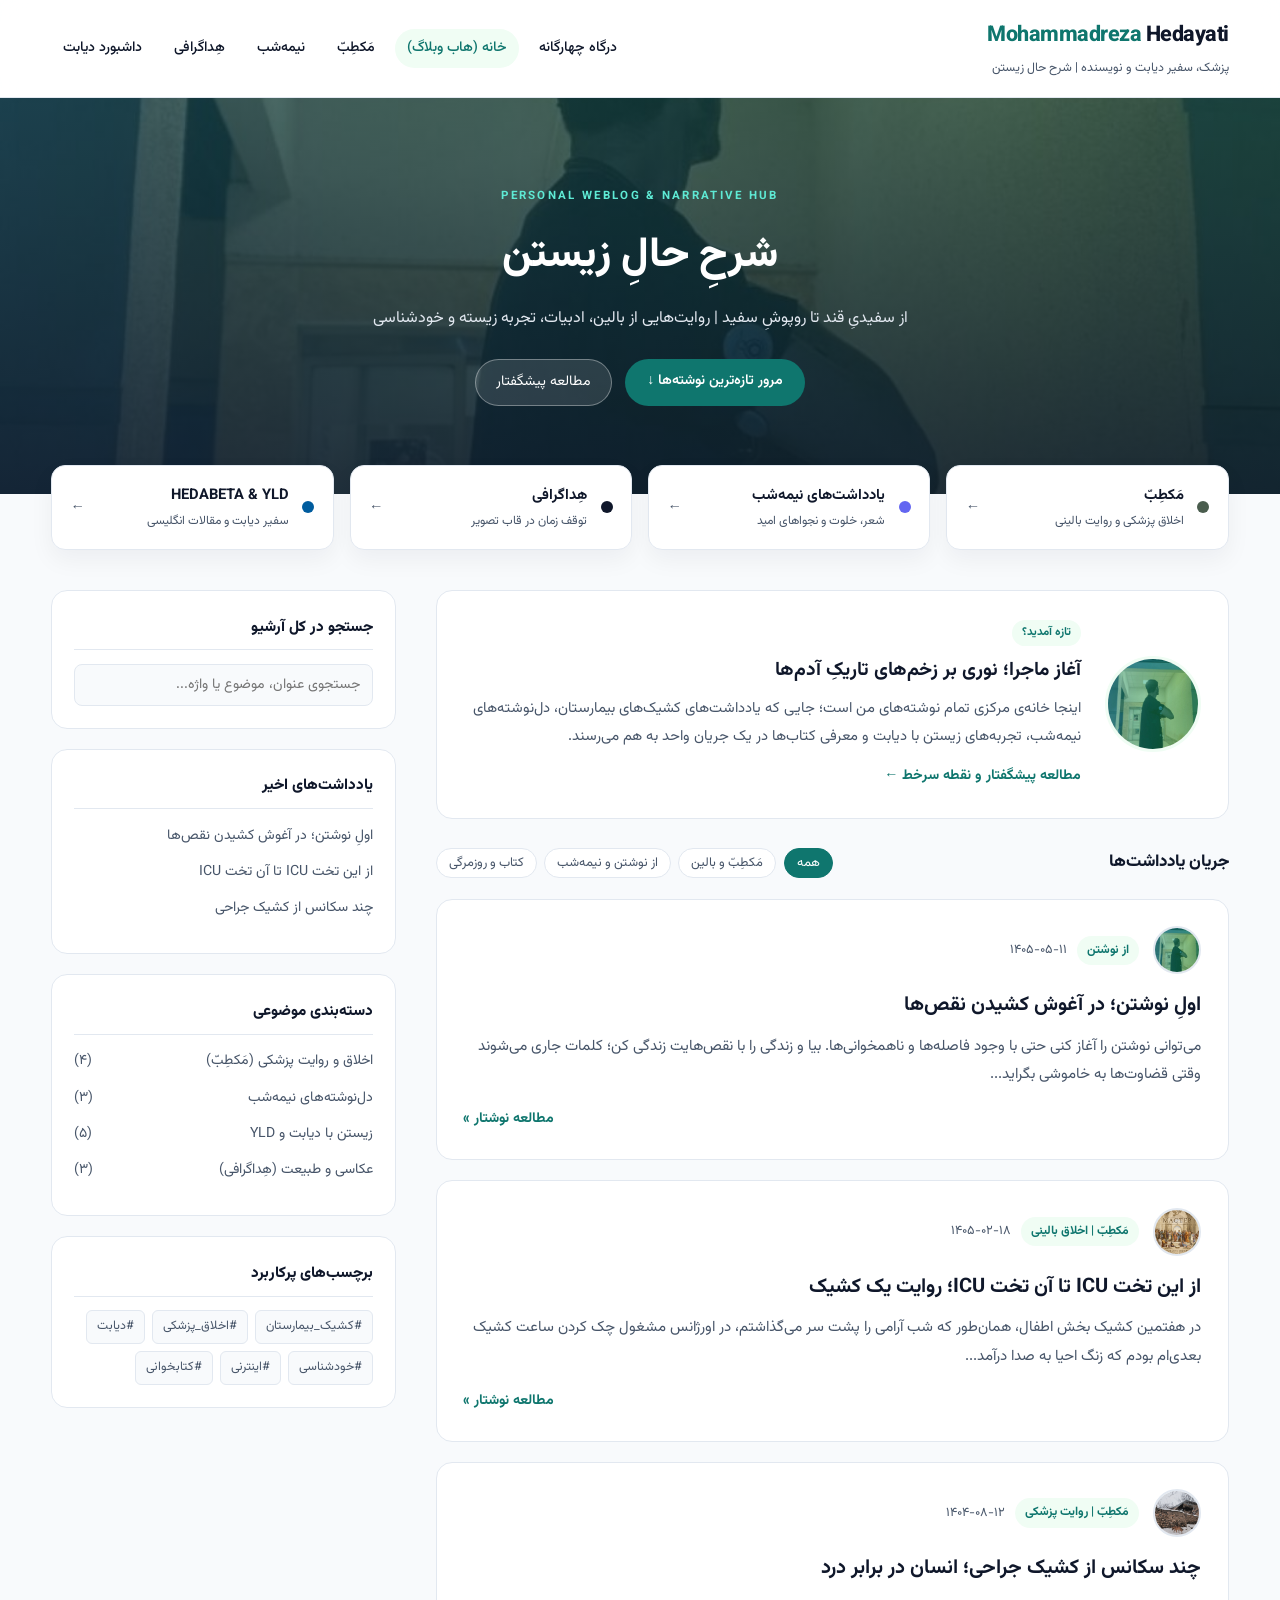
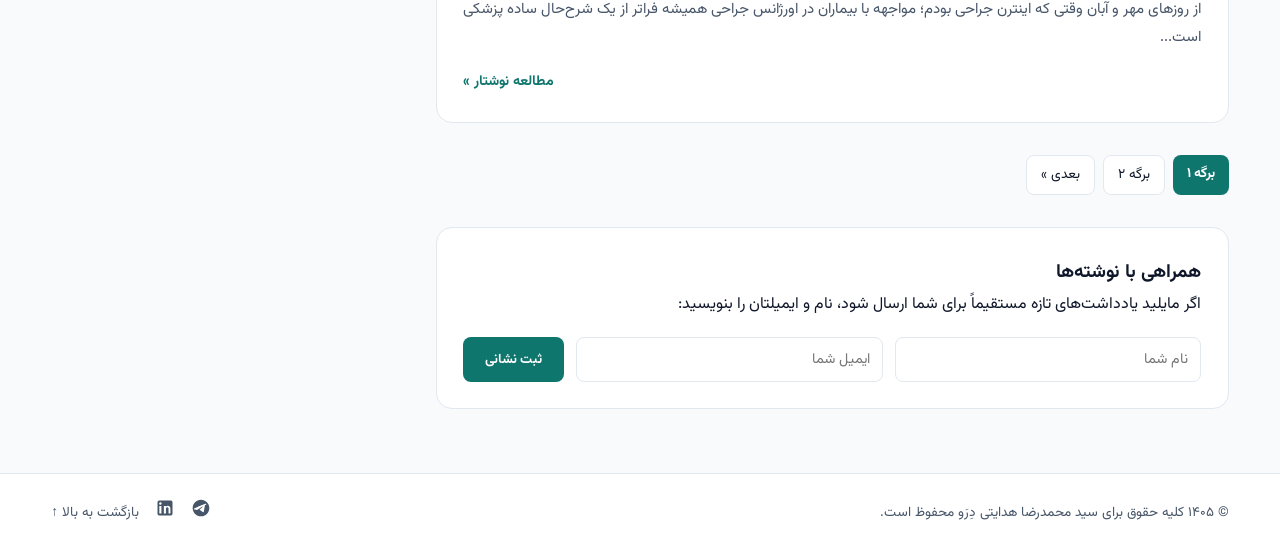
<file: index.html>
<!DOCTYPE html>
<html dir="rtl" lang="fa-IR">
<head>
  <meta charset="UTF-8">
  <meta name="viewport" content="width=device-width, initial-scale=1.0">
  <title>سید محمدرضا هدایتی دِرَو – وبلاگ شخصی و هاب نوشته‌ها</title>
  <link rel="stylesheet" href="index.css">
</head>
<body>

  <a href="#posts-section" class="skip-link">پرش به محتوای اصلی</a>

  <!-- هدر شیشه‌ای مینیمال -->
  <header class="site-header">
    <div class="container header-container">
      <div class="brand">
        <a href="index.html" class="brand-title">Mohammadreza <span>Hedayati</span></a>
        <span class="brand-subtitle">پزشک، سفیر دیابت و نویسنده | شرح حال زیستن</span>
      </div>
      <nav class="site-nav" aria-label="منوی اصلی">
        <a href="intro.html" class="nav-link">درگاه چهارگانه</a>
        <a href="index.html" class="nav-link active" aria-current="page">خانه (هاب وبلاگ)</a>
        <a href="macteb.html" class="nav-link">مَکطِبّ</a>
        <a href="midnight.html" class="nav-link">نیمه‌شب</a>
        <a href="hedagraphy.html" class="nav-link">هِداگرافی</a>
        <a href="hedabeta.html" class="nav-link">داشبورد دیابت</a>
      </nav>
    </div>
  </header>

  <!-- بنر ورودی مینیمال و مدرن -->
  <section class="blog-hero">
    <div class="hero-overlay"></div>
    <div class="hero-content">
      <span class="hero-kicker">PERSONAL WEBLOG &amp; NARRATIVE HUB</span>
      <h1>شرحِ حالِ زیستن</h1>
      <p>از سفیدیِ قند تا روپوشِ سفید | روایت‌هایی از بالین، ادبیات، تجربه زیسته و خودشناسی</p>
      <div class="hero-actions">
        <a href="#posts-section" class="hero-scroll-btn">مرور تازه‌ترین نوشته‌ها ↓</a>
        <a href="post.html?id=1" class="hero-secondary-btn">مطالعه پیشگفتار</a>
      </div>
    </div>
  </section>

  <!-- نوار هاب چهارگانه (اتصال سریع به ۴ جهان محتوایی بدون خروج از حس وبلاگ) -->
  <section class="container hub-strip" aria-label="جهان‌های چهارگانه سایت">
    <a href="macteb.html" class="hub-card">
      <span class="hub-dot dot-olive"></span>
      <div>
        <strong>مَکطِبّ</strong>
        <p>اخلاق پزشکی و روایت بالینی</p>
      </div>
      <span class="hub-arrow">←</span>
    </a>

    <a href="midnight.html" class="hub-card">
      <span class="hub-dot dot-indigo"></span>
      <div>
        <strong>یادداشت‌های نیمه‌شب</strong>
        <p>شعر، خلوت و نجواهای امید</p>
      </div>
      <span class="hub-arrow">←</span>
    </a>

    <a href="hedagraphy.html" class="hub-card">
      <span class="hub-dot dot-dark"></span>
      <div>
        <strong>هِداگرافی</strong>
        <p>توقف زمان در قاب تصویر</p>
      </div>
      <span class="hub-arrow">←</span>
    </a>

    <a href="Hedabeta.html" class="hub-card">
      <span class="hub-dot dot-blue"></span>
      <div>
        <strong>HEDABETA &amp; YLD</strong>
        <p>سفیر دیابت و مقالات انگلیسی</p>
      </div>
      <span class="hub-arrow">←</span>
    </a>
  </section>

  <!-- چیدمان اصلی دوسطونی وبلاگ -->
  <div class="container main-layout" id="posts-section">

    <!-- ستون مطالب اصلی -->
    <main class="content-area">

      <!-- کارت خوش‌آمدگویی و پیشگفتار -->
      <section class="intro-card" id="home">
        <img src="img/Hedabeta1.jpg" alt="سید محمدرضا هدایتی دِرَو" class="profile-img" onerror="this.src='img/Hedabeta.jpg'">
        <div class="intro-text">
          <div class="intro-badge-row">
            <span class="welcome-pill">تازه آمدید؟</span>
          </div>
          <h2>آغاز ماجرا؛ نوری بر زخم‌های تاریکِ آدم‌ها</h2>
          <p>
            اینجا خانه‌ی مرکزی تمام نوشته‌های من است؛ جایی که یادداشت‌های کشیک‌های بیمارستان، دل‌نوشته‌های نیمه‌شب، تجربه‌های زیستن با دیابت و معرفی کتاب‌ها در یک جریان واحد به هم می‌رسند.
          </p>
          <a href="post.html?id=1" class="highlight-link">مطالعه پیشگفتار و نقطه سرخط ←</a>
        </div>
      </section>

      <!-- نوار فیلتر دسته‌بندی‌های وبلاگ -->
      <div class="feed-toolbar">
        <span class="feed-label">جریان یادداشت‌ها</span>
        <div class="feed-filters">
          <button class="filter-chip active" onclick="filterHomeFeed('all', this)">همه</button>
          <button class="filter-chip" onclick="filterHomeFeed('مَکطِبّ', this)">مَکطِبّ و بالین</button>
          <button class="filter-chip" onclick="filterHomeFeed('از نوشتن', this)">از نوشتن و نیمه‌شب</button>
          <button class="filter-chip" onclick="filterHomeFeed('کتاب', this)">کتاب و روزمرگی</button>
        </div>
      </div>

      <!-- جریان یادداشت‌ها (توسط js/index.js پر می‌شود) -->
      <section class="posts-feed" aria-label="فهرست یادداشت‌ها">
        <!-- محتوای پویا از index.js -->
      </section>

      <!-- صفحه‌بندی مینیمال -->
      <nav class="pagination" aria-label="صفحه‌بندی یادداشت‌ها">
        <span class="page-current" aria-current="page">برگه ۱</span>
        <a href="#posts-section" class="page-link">برگه ۲</a>
        <a href="#posts-section" class="page-link">بعدی »</a>
      </nav>

      <!-- بخش اشتراک خبرنامه -->
      <section class="newsletter-card" id="contact">
        <h3>همراهی با نوشته‌ها</h3>
        <p>اگر مایلید یادداشت‌های تازه مستقیماً برای شما ارسال شود، نام و ایمیلتان را بنویسید:</p>
        <form class="newsletter-form" onsubmit="event.preventDefault(); alert('با تشکر، نشانی شما با موفقیت ثبت شد!');">
          <input class="input-field" type="text" placeholder="نام شما" aria-label="نام شما" required>
          <input class="input-field" type="email" placeholder="ایمیل شما" aria-label="ایمیل شما" required>
          <button class="btn-submit" type="submit">ثبت نشانی</button>
        </form>
      </section>

    </main>

    <!-- ستون کناری (Sidebar) -->
    <aside class="sidebar" aria-label="ستون کناری">

      <div class="widget search-widget">
        <label for="search-input" class="widget-title">جستجو در کل آرشیو</label>
        <input type="search" id="search-input" placeholder="جستجوی عنوان، موضوع یا واژه..." class="search-input">
      </div>

      <div class="widget">
        <h4 class="widget-title">یادداشت‌های اخیر</h4>
        <ul class="widget-list">
          <li><a href="post.html?id=1">اولِ نوشتن؛ در آغوش کشیدن نقص‌ها</a></li>
          <li><a href="post.html?id=2">از این تخت ICU تا آن تخت ICU</a></li>
          <li><a href="post.html?id=3">چند سکانس از کشیک جراحی</a></li>
        </ul>
      </div>

      <div class="widget">
        <h4 class="widget-title">دسته‌بندی موضوعی</h4>
        <ul class="widget-list">
          <li><a href="macteb.html">اخلاق و روایت پزشکی (مَکطِبّ) <span>(۴)</span></a></li>
          <li><a href="midnight.html">دل‌نوشته‌های نیمه‌شب <span>(۳)</span></a></li>
          <li><a href="Hedabeta.html">زیستن با دیابت و YLD <span>(۵)</span></a></li>
          <li><a href="hedagraphy.html">عکاسی و طبیعت (هِداگرافی) <span>(۳)</span></a></li>
        </ul>
      </div>

      <div class="widget">
        <h4 class="widget-title">برچسب‌های پرکاربرد</h4>
        <div class="tags-cloud">
          <a href="#posts-section" class="tag-item">#کشیک_بیمارستان</a>
          <a href="#posts-section" class="tag-item">#اخلاق_پزشکی</a>
          <a href="#posts-section" class="tag-item">#دیابت</a>
          <a href="#posts-section" class="tag-item">#خودشناسی</a>
          <a href="#posts-section" class="tag-item">#اینترنی</a>
          <a href="#posts-section" class="tag-item">#کتابخوانی</a>
        </div>
      </div>

    </aside>

  </div>

  <!-- فوتر با آیکون‌های SVG -->
  <footer class="site-footer">
    <div class="container footer-content">
      <p>© ۱۴۰۵ کلیه حقوق برای سید محمدرضا هدایتی دِرَو محفوظ است.</p>
      <div class="footer-socials">
        <a href="https://t.me/Macteb" target="_blank" rel="noopener noreferrer" title="تلگرام">
          <svg width="20" height="20" viewBox="0 0 24 24" fill="currentColor"><path d="M12 2C6.48 2 2 6.48 2 12s4.48 10 10 10 10-4.48 10-10S17.52 2 12 2zm4.64 6.8c-.15 1.58-.8 5.42-1.13 7.19-.14.75-.42 1-.68 1.03-.58.05-1.02-.38-1.58-.75-.88-.58-1.38-.94-2.23-1.5-.99-.65-.35-1.01.22-1.59.15-.15 2.71-2.48 2.76-2.69.01-.03.01-.14-.07-.19-.08-.05-.19-.02-.27 0-.11.03-1.92 1.23-5.44 3.6-.51.35-.98.52-1.39.51-.46-.01-1.35-.26-2.01-.48-.81-.27-1.46-.42-1.4-.88.03-.24.37-.48 1.03-.74 4.04-1.76 6.74-2.92 8.09-3.48 3.85-1.6 4.64-1.88 5.17-1.89.11 0 .37.03.54.17.14.12.18.28.2.43.01.07.02.16.02.26z"/></svg>
        </a>
        <a href="https://www.linkedin.com/in/drsmrhd/" target="_blank" rel="noopener noreferrer" title="لینکدین">
          <svg width="20" height="20" viewBox="0 0 24 24" fill="currentColor"><path d="M19 3a2 2 0 0 1 2 2v14a2 2 0 0 1-2 2H5a2 2 0 0 1-2-2V5a2 2 0 0 1 2-2h14m-.5 15.5v-5.3a3.26 3.26 0 0 0-3.16-3.8c-1.1 0-1.8.5-2.2 1.1v-1h-2.5v9h2.5v-4.9c0-1.2.3-2.4 1.7-2.4 1.4 0 1.4 1.4 1.4 2.5v4.9h2.5M6.5 8.1c.8 0 1.5-.7 1.5-1.5S7.3 5 6.5 5 5 5.7 5 6.5 5.7 8.1 6.5 8.1m-1.3 10.4h2.5v-9H5.2v9z"/></svg>
        </a>
        <a href="#" class="back-to-top">بازگشت به بالا ↑</a>
      </div>
    </div>
  </footer>

  <script src="js/index.js"></script>
  <script>
    function filterHomeFeed(keyword, btn) {
      document.querySelectorAll('.filter-chip').forEach(c => c.classList.remove('active'));
      btn.classList.add('active');
      const searchInput = document.getElementById('search-input');
      if (searchInput) {
        searchInput.value = keyword === 'all' ? '' : keyword;
        searchInput.dispatchEvent(new Event('input'));
      }
    }
  </script>
</body>
</html>
</file>
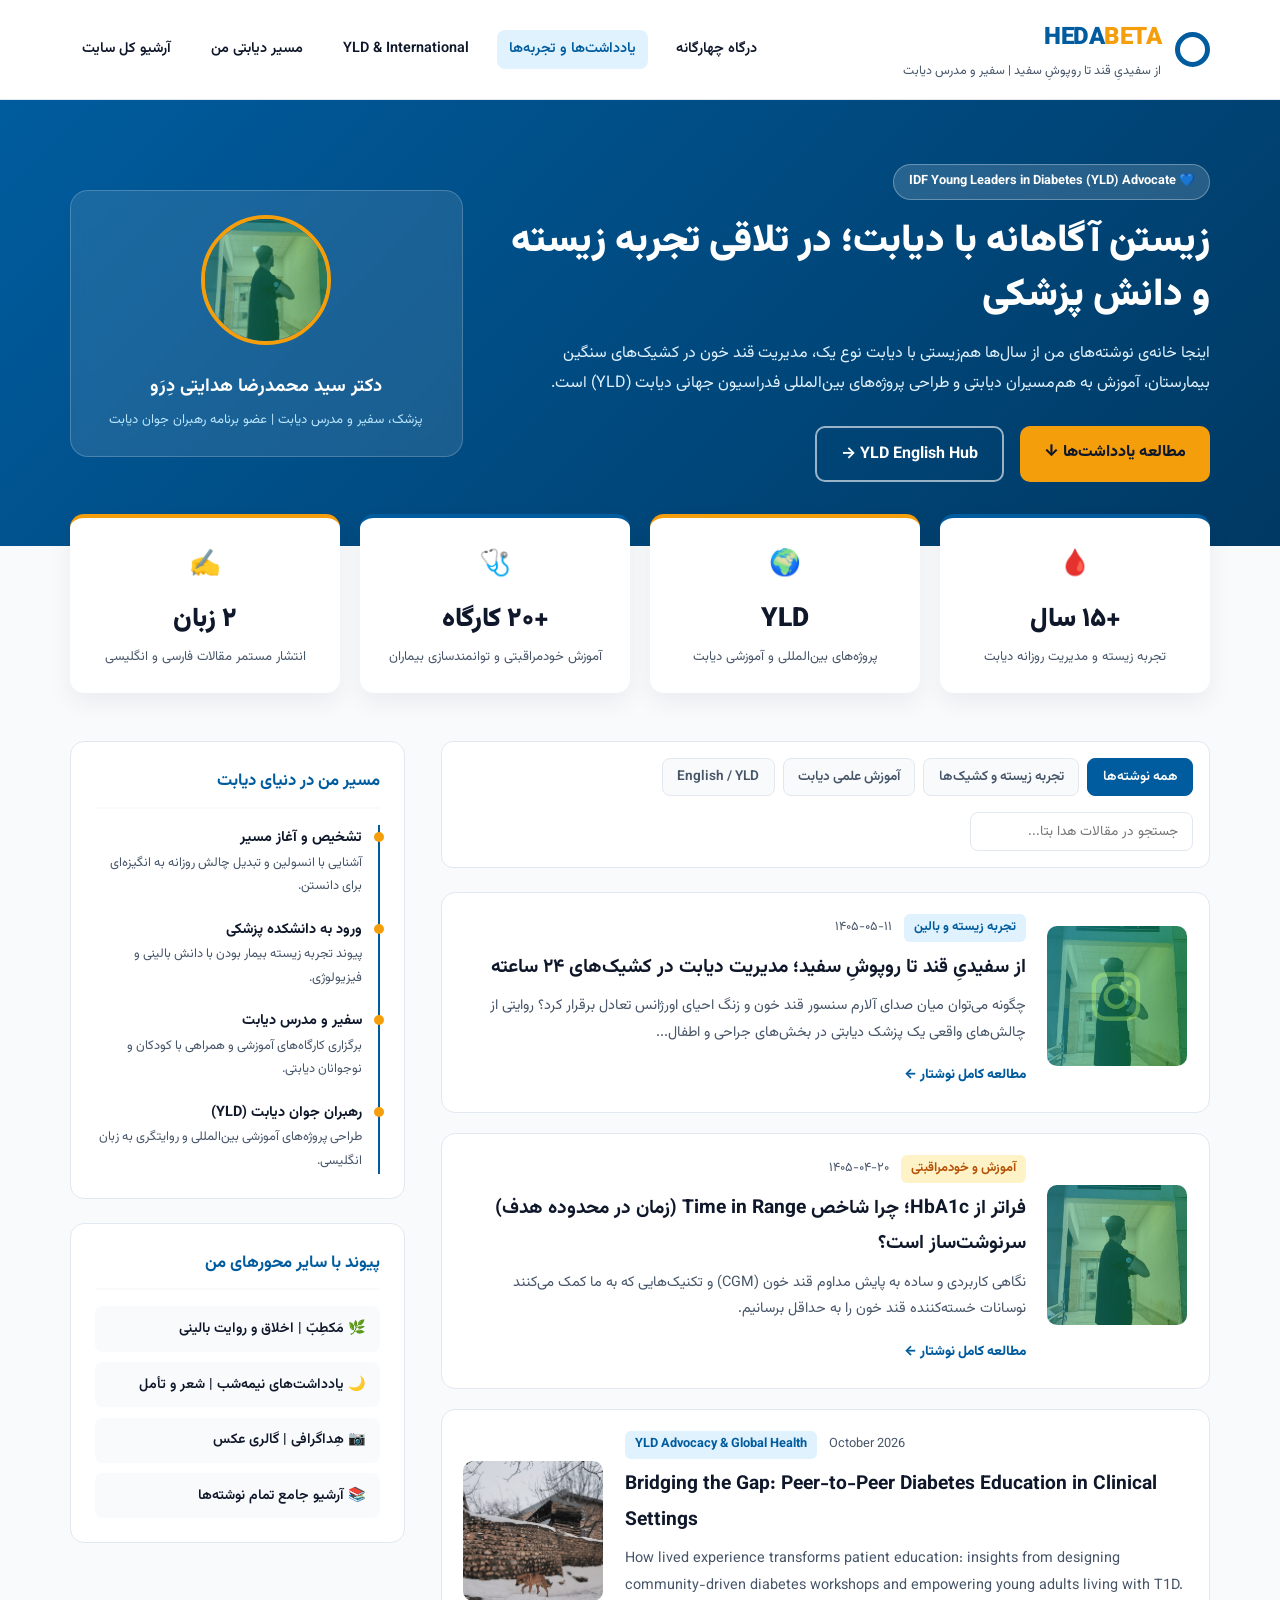
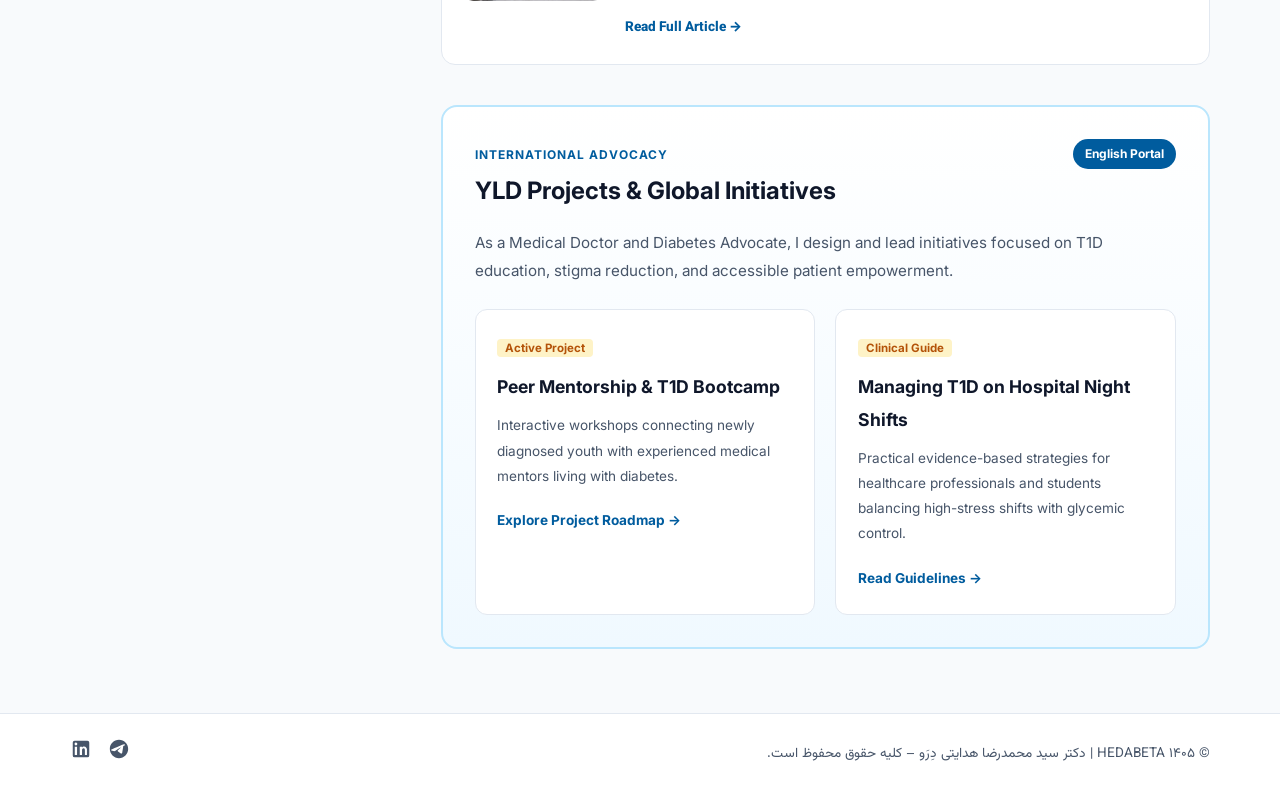
<file: hedabeta.html>
<!DOCTYPE html>
<html lang="fa-IR" dir="rtl">
<head>
  <meta charset="UTF-8">
  <meta name="viewport" content="width=device-width, initial-scale=1.0">
  <title>HEDABETA | سفیر دیابت، روایت بالینی و پروژه‌های YLD</title>
  <link href="https://fonts.googleapis.com/css2?family=Inter:wght@400;600;700&family=Vazirmatn:wght@300;400;500;700;800;900&display=swap" rel="stylesheet">
  <link rel="stylesheet" href="hedabeta.css">
</head>
<body>

  <!-- هدر اصلی هدا بتا -->
  <header class="hb-header">
    <div class="hb-container hb-header-inner">
      <div class="hb-brand">
        <span class="diabetes-circle" title="نماد جهانی آگاهی از دیابت"></span>
        <div>
          <a href="Hedabeta.html" class="hb-logo">HEDA<span>BETA</span></a>
          <p class="hb-tagline">از سفیدیِ قند تا روپوشِ سفید | سفیر و مدرس دیابت</p>
        </div>
      </div>

      <nav class="hb-nav" aria-label="منوی هدا بتا">
        <a href="intro.html" class="hb-nav-link">درگاه چهارگانه</a>
        <a href="#posts-stream" class="hb-nav-link active">یادداشت‌ها و تجربه‌ها</a>
        <a href="#yld-section" class="hb-nav-link">YLD &amp; International</a>
        <a href="#journey-timeline" class="hb-nav-link">مسیر دیابتی من</a>
        <a href="index.html" class="hb-nav-link">آرشیو کل سایت</a>
      </nav>
    </div>
  </header>

  <!-- بخش هرو و معرفی سفیر دیابت -->
  <section class="hb-hero">
    <div class="hb-container hb-hero-grid">
      <div class="hb-hero-content">
        <span class="hb-pill">💙 IDF Young Leaders in Diabetes (YLD) Advocate</span>
        <h1>زیستن آگاهانه با دیابت؛ در تلاقی تجربه زیسته و دانش پزشکی</h1>
        <p>
          اینجا خانه‌ی نوشته‌های من از سال‌ها هم‌زیستی با دیابت نوع یک، مدیریت قند خون در کشیک‌های سنگین بیمارستان، آموزش به هم‌مسیران دیابتی و طراحی پروژه‌های بین‌المللی فدراسیون جهانی دیابت (YLD) است.
        </p>
        <div class="hb-hero-actions">
          <a href="#posts-stream" class="btn-primary">مطالعه یادداشت‌ها ↓</a>
          <a href="#yld-section" class="btn-outline">YLD English Hub →</a>
        </div>
      </div>

      <div class="hb-hero-card">
        <img src="img/Hedabeta1.jpg" alt="سید محمدرضا هدایتی - سفیر دیابت" class="hb-avatar-large" onerror="this.src='img/Hedabeta.jpg'">
        <div class="hb-hero-card-info">
          <h3>دکتر سید محمدرضا هدایتی دِرَو</h3>
          <p>پزشک، سفیر و مدرس دیابت | عضو برنامه رهبران جوان دیابت</p>
        </div>
      </div>
    </div>
  </section>

  <!-- شمارنده‌های آماری داشبورد (Stats Counter) -->
  <section class="hb-container hb-stats-section" aria-label="آمار فعالیت‌ها">
    <div class="hb-stats-grid">
      <div class="hb-stat-box">
        <span class="stat-icon">🩸</span>
        <strong class="stat-val">+۱۵ سال</strong>
        <span class="stat-label">تجربه زیسته و مدیریت روزانه دیابت</span>
      </div>
      <div class="hb-stat-box amber-accent">
        <span class="stat-icon">🌍</span>
        <strong class="stat-val">YLD</strong>
        <span class="stat-label">پروژه‌های بین‌المللی و آموزشی دیابت</span>
      </div>
      <div class="hb-stat-box">
        <span class="stat-icon">🩺</span>
        <strong class="stat-val">+۲۰ کارگاه</strong>
        <span class="stat-label">آموزش خودمراقبتی و توانمندسازی بیماران</span>
      </div>
      <div class="hb-stat-box amber-accent">
        <span class="stat-icon">✍️</span>
        <strong class="stat-val">۲ زبان</strong>
        <span class="stat-label">انتشار مستمر مقالات فارسی و انگلیسی</span>
      </div>
    </div>
  </section>

  <!-- بخش اصلی: جریان پست‌ها + ستون کناری مسیر دیابت -->
  <main class="hb-container hb-main-layout" id="posts-stream">

    <!-- ستون راست: فیلتر و پست‌های وبلاگ -->
    <div class="hb-feed-col">
      
      <!-- نوار فیلتر و جستجو -->
      <div class="hb-filter-bar">
        <div class="hb-tabs" role="tablist">
          <button class="hb-tab active" onclick="filterHbPosts('all', this)">همه نوشته‌ها</button>
          <button class="hb-tab" onclick="filterHbPosts('lived', this)">تجربه زیسته و کشیک‌ها</button>
          <button class="hb-tab" onclick="filterHbPosts('edu', this)">آموزش علمی دیابت</button>
          <button class="hb-tab" onclick="filterHbPosts('en', this)">English / YLD</button>
        </div>
        <input type="search" id="hb-search" placeholder="جستجو در مقالات هدا بتا..." class="hb-search-input" oninput="searchHbPosts(this.value)">
      </div>

      <!-- لیست مقالات هدا بتا -->
      <div id="hb-posts-container" class="hb-posts-list">

        <!-- پست ۱: تجربه زیسته -->
        <article class="hb-post-card" data-cat="lived">
          <div class="hb-post-img-wrap">
            <img src="img/Hedabeta.jpg" alt="مدیریت قند خون در کشیک" class="hb-post-thumb">
          </div>
          <div class="hb-post-body">
            <div class="hb-post-meta">
              <span class="hb-badge badge-blue">تجربه زیسته و بالین</span>
              <time>۱۴۰۵-۰۵-۱۱</time>
            </div>
            <h2><a href="post.html?id=1">از سفیدیِ قند تا روپوشِ سفید؛ مدیریت دیابت در کشیک‌های ۲۴ ساعته</a></h2>
            <p>
              چگونه می‌توان میان صدای آلارم سنسور قند خون و زنگ احیای اورژانس تعادل برقرار کرد؟ روایتی از چالش‌های واقعی یک پزشک دیابتی در بخش‌های جراحی و اطفال...
            </p>
            <div class="hb-post-footer">
              <a href="post.html?id=1" class="hb-read-more">مطالعه کامل نوشتار ←</a>
            </div>
          </div>
        </article>

        <!-- پست ۲: آموزش دیابت -->
        <article class="hb-post-card" data-cat="edu">
          <div class="hb-post-img-wrap">
            <img src="img/Hedabeta1.jpg" alt="آموزش Time in Range" class="hb-post-thumb">
          </div>
          <div class="hb-post-body">
            <div class="hb-post-meta">
              <span class="hb-badge badge-amber">آموزش و خودمراقبتی</span>
              <time>۱۴۰۵-۰۴-۲۰</time>
            </div>
            <h2><a href="post.html?id=1">فراتر از HbA1c؛ چرا شاخص Time in Range (زمان در محدوده هدف) سرنوشت‌ساز است؟</a></h2>
            <p>
              نگاهی کاربردی و ساده به پایش مداوم قند خون (CGM) و تکنیک‌هایی که به ما کمک می‌کنند نوسانات خسته‌کننده قند خون را به حداقل برسانیم.
            </p>
            <div class="hb-post-footer">
              <a href="post.html?id=1" class="hb-read-more">مطالعه کامل نوشتار ←</a>
            </div>
          </div>
        </article>

        <!-- پست ۳: انگلیسی / YLD -->
        <article class="hb-post-card ltr-card" data-cat="en" dir="ltr">
          <div class="hb-post-img-wrap">
            <img src="img/lifehx.jpg" alt="YLD Project" class="hb-post-thumb">
          </div>
          <div class="hb-post-body">
            <div class="hb-post-meta">
              <span class="hb-badge badge-blue">YLD Advocacy &amp; Global Health</span>
              <time>October 2026</time>
            </div>
            <h2><a href="post.html?id=1">Bridging the Gap: Peer-to-Peer Diabetes Education in Clinical Settings</a></h2>
            <p>
              How lived experience transforms patient education: insights from designing community-driven diabetes workshops and empowering young adults living with T1D.
            </p>
            <div class="hb-post-footer">
              <a href="post.html?id=1" class="hb-read-more">Read Full Article →</a>
            </div>
          </div>
        </article>

      </div>

      <!-- بخش اختصاصی بین‌المللی پروژه‌های YLD (English Hub) -->
      <section id="yld-section" class="yld-hub" dir="ltr">
        <div class="yld-header">
          <div>
            <span class="yld-tag">INTERNATIONAL ADVOCACY</span>
            <h2>YLD Projects &amp; Global Initiatives</h2>
          </div>
          <span class="yld-badge">English Portal</span>
        </div>
        <p class="yld-intro">
          As a Medical Doctor and Diabetes Advocate, I design and lead initiatives focused on T1D education, stigma reduction, and accessible patient empowerment.
        </p>

        <div class="yld-cards-grid">
          <div class="yld-project-card">
            <span class="project-status">Active Project</span>
            <h3>Peer Mentorship &amp; T1D Bootcamp</h3>
            <p>Interactive workshops connecting newly diagnosed youth with experienced medical mentors living with diabetes.</p>
            <a href="post.html?id=1" class="yld-link">Explore Project Roadmap →</a>
          </div>

          <div class="yld-project-card">
            <span class="project-status">Clinical Guide</span>
            <h3>Managing T1D on Hospital Night Shifts</h3>
            <p>Practical evidence-based strategies for healthcare professionals and students balancing high-stress shifts with glycemic control.</p>
            <a href="post.html?id=1" class="yld-link">Read Guidelines →</a>
          </div>
        </div>
      </section>

    </div>

    <!-- ستون چپ: سایدبار مسیر دیابت و دسترسی سریع -->
    <aside class="hb-sidebar" id="journey-timeline">
      
      <!-- ویجت مسیر دیابتی من -->
      <div class="hb-widget">
        <h3 class="hb-widget-title">مسیر من در دنیای دیابت</h3>
        <ul class="hb-journey-list">
          <li>
            <strong>تشخیص و آغاز مسیر</strong>
            <p>آشنایی با انسولین و تبدیل چالش روزانه به انگیزه‌ای برای دانستن.</p>
          </li>
          <li>
            <strong>ورود به دانشکده پزشکی</strong>
            <p>پیوند تجربه زیسته بیمار بودن با دانش بالینی و فیزیولوژی.</p>
          </li>
          <li>
            <strong>سفیر و مدرس دیابت</strong>
            <p>برگزاری کارگاه‌های آموزشی و همراهی با کودکان و نوجوانان دیابتی.</p>
          </li>
          <li>
            <strong>رهبران جوان دیابت (YLD)</strong>
            <p>طراحی پروژه‌های آموزشی بین‌المللی و روایتگری به زبان انگلیسی.</p>
          </li>
        </ul>
      </div>

      <!-- ویجت پیوند به سایر کانال‌ها (جلوگیری از پراکندگی) -->
      <div class="hb-widget">
        <h3 class="hb-widget-title">پیوند با سایر محورهای من</h3>
        <div class="hb-cross-links">
          <a href="macteb.html">🌿 مَکطِبّ | اخلاق و روایت بالینی</a>
          <a href="midnight.html">🌙 یادداشت‌های نیمه‌شب | شعر و تأمل</a>
          <a href="hedagraphy.html">📷 هِداگرافی | گالری عکس</a>
          <a href="index.html">📚 آرشیو جامع تمام نوشته‌ها</a>
        </div>
      </div>

    </aside>

  </main>

  <!-- فوتر با آیکون‌های SVG -->
  <footer class="hb-footer">
    <div class="hb-container hb-footer-inner">
      <p>© ۱۴۰۵ HEDABETA | دکتر سید محمدرضا هدایتی دِرَو – کلیه حقوق محفوظ است.</p>
      <div class="hb-social-icons">
        <a href="https://t.me/Macteb" target="_blank" rel="noopener noreferrer" title="تلگرام">
          <svg width="22" height="22" viewBox="0 0 24 24" fill="currentColor"><path d="M12 2C6.48 2 2 6.48 2 12s4.48 10 10 10 10-4.48 10-10S17.52 2 12 2zm4.64 6.8c-.15 1.58-.8 5.42-1.13 7.19-.14.75-.42 1-.68 1.03-.58.05-1.02-.38-1.58-.75-.88-.58-1.38-.94-2.23-1.5-.99-.65-.35-1.01.22-1.59.15-.15 2.71-2.48 2.76-2.69.01-.03.01-.14-.07-.19-.08-.05-.19-.02-.27 0-.11.03-1.92 1.23-5.44 3.6-.51.35-.98.52-1.39.51-.46-.01-1.35-.26-2.01-.48-.81-.27-1.46-.42-1.4-.88.03-.24.37-.48 1.03-.74 4.04-1.76 6.74-2.92 8.09-3.48 3.85-1.6 4.64-1.88 5.17-1.89.11 0 .37.03.54.17.14.12.18.28.2.43.01.07.02.16.02.26z"/></svg>
        </a>
        <a href="https://www.linkedin.com/in/drsmrhd/" target="_blank" rel="noopener noreferrer" title="لینکدین">
          <svg width="22" height="22" viewBox="0 0 24 24" fill="currentColor"><path d="M19 3a2 2 0 0 1 2 2v14a2 2 0 0 1-2 2H5a2 2 0 0 1-2-2V5a2 2 0 0 1 2-2h14m-.5 15.5v-5.3a3.26 3.26 0 0 0-3.16-3.8c-1.1 0-1.8.5-2.2 1.1v-1h-2.5v9h2.5v-4.9c0-1.2.3-2.4 1.7-2.4 1.4 0 1.4 1.4 1.4 2.5v4.9h2.5M6.5 8.1c.8 0 1.5-.7 1.5-1.5S7.3 5 6.5 5 5 5.7 5 6.5 5.7 8.1 6.5 8.1m-1.3 10.4h2.5v-9H5.2v9z"/></svg>
        </a>
      </div>
    </div>
  </footer>

  <script>
    function filterHbPosts(category, btn) {
      document.querySelectorAll('.hb-tab').forEach(t => t.classList.remove('active'));
      btn.classList.add('active');
      document.querySelectorAll('.hb-post-card').forEach(card => {
        if (category === 'all' || card.dataset.cat === category) {
          card.style.display = 'grid';
        } else {
          card.style.display = 'none';
        }
      });
    }

    function searchHbPosts(query) {
      const q = query.trim().toLowerCase();
      document.querySelectorAll('.hb-post-card').forEach(card => {
        const text = card.innerText.toLowerCase();
        card.style.display = text.includes(q) ? 'grid' : 'none';
      });
    }
  </script>
</body>
</html>
</file>
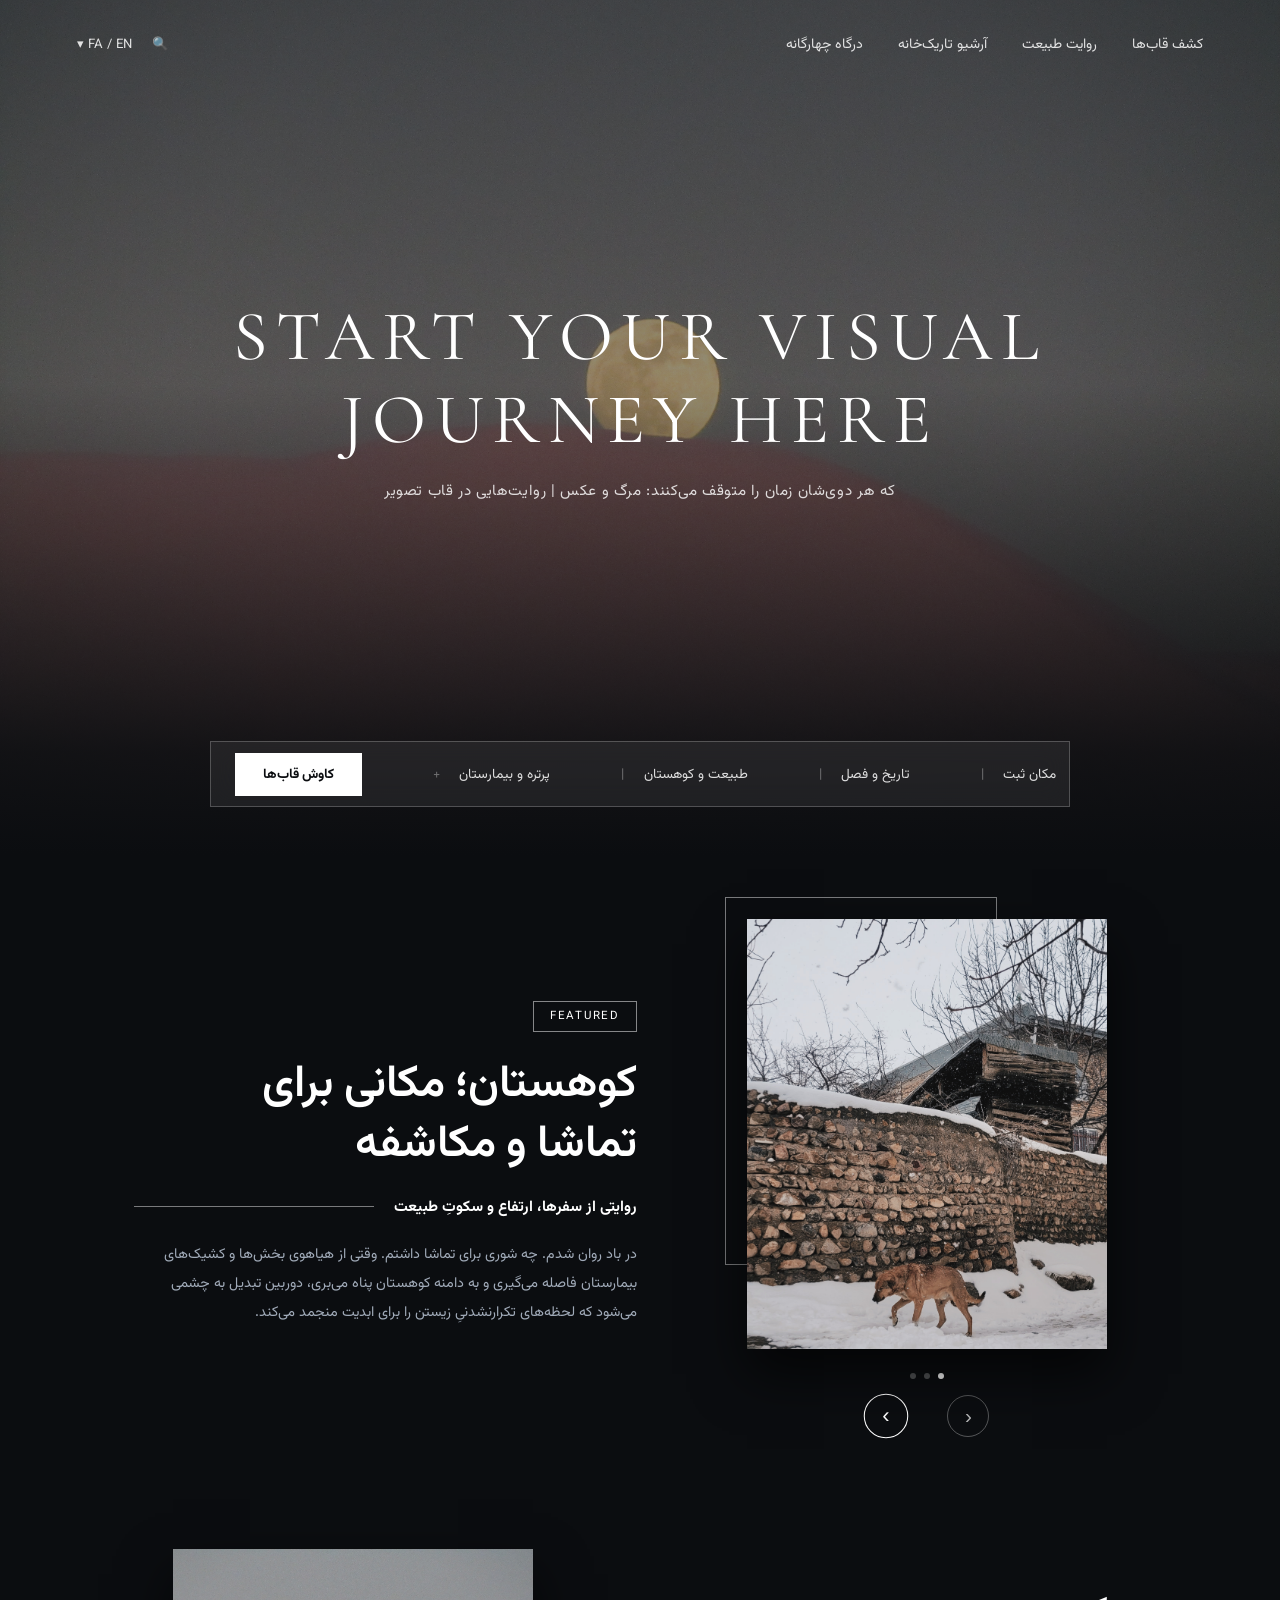
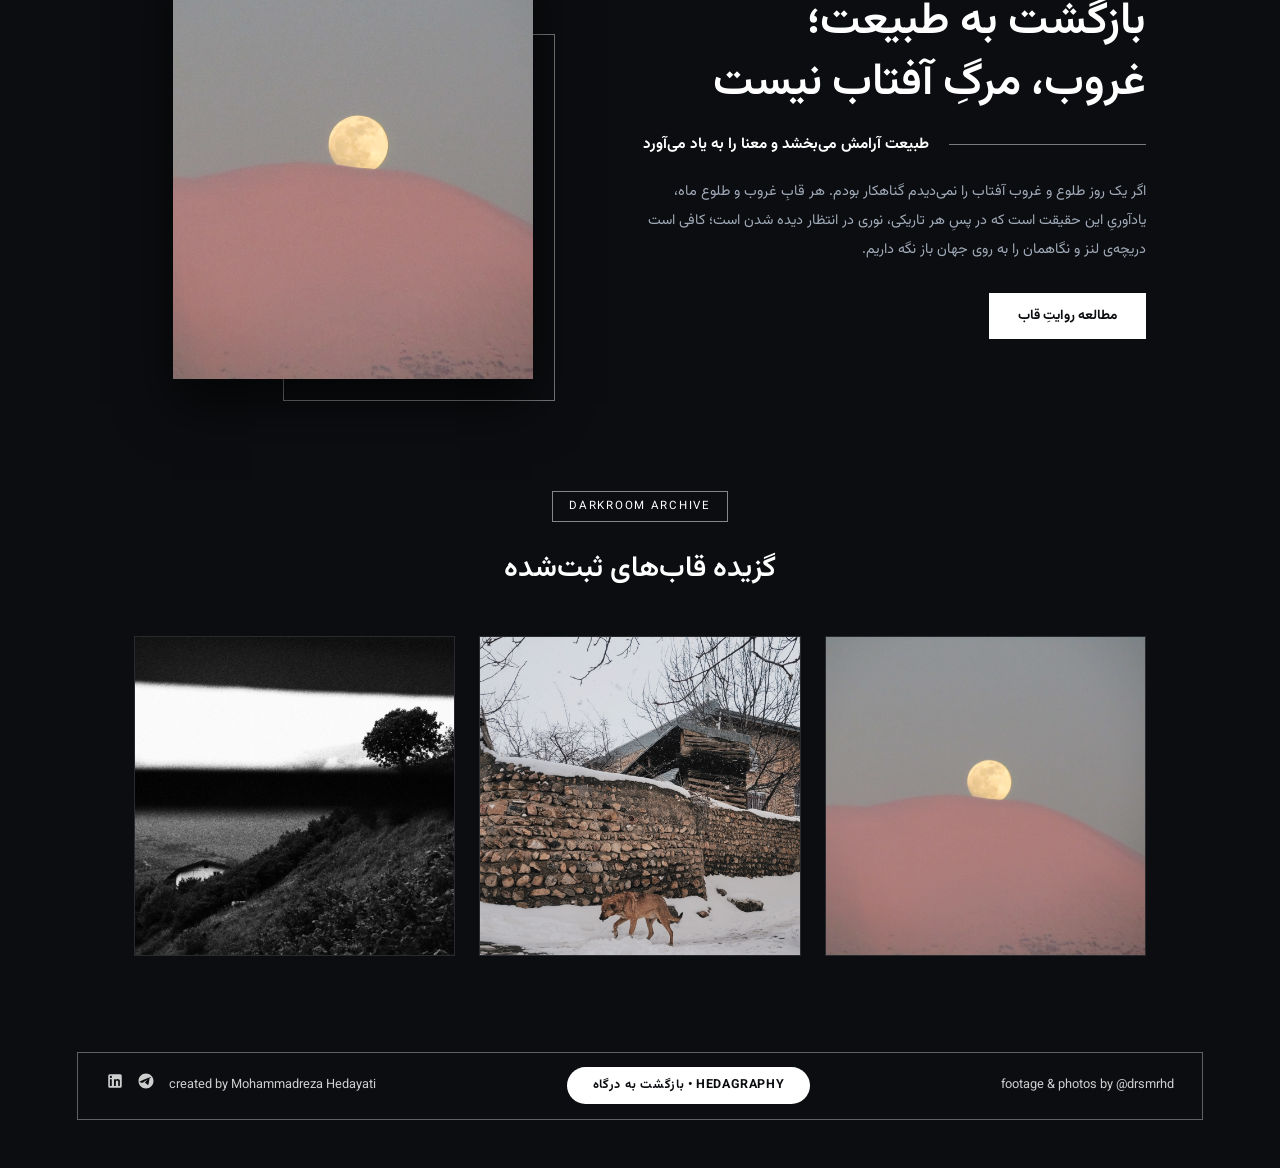
<file: hedagraphy.html>
<!DOCTYPE html>
<html lang="fa-IR" dir="rtl">
<head>
  <meta charset="UTF-8">
  <meta name="viewport" content="width=device-width, initial-scale=1.0">
  <title>هِداگرافی | که هر دوی‌شان زمان را متوقف می‌کنند</title>
  <link href="https://fonts.googleapis.com/css2?family=Cormorant+Garamond:ital,wght@0,400;0,600;0,700;1,400&family=Vazirmatn:wght@300;400;500;700&display=swap" rel="stylesheet">
  <link rel="stylesheet" href="hedagraphy.css">
</head>
<body>

  <!-- بخش هرو تمام‌صفحه الهام‌گرفته از عکس مرجع -->
  <section class="hg-hero">
    <div class="hg-hero-bg"></div>
    <div class="hg-hero-gradient"></div>

    <!-- منوی بالای صفحه -->
    <header class="hg-topbar">
      <nav class="hg-nav-links">
        <a href="#featured">کشف قاب‌ها</a>
        <a href="#nature-story">روایت طبیعت</a>
        <a href="#darkroom-grid">آرشیو تاریک‌خانه</a>
        <a href="intro.html">درگاه چهارگانه</a>
      </nav>
      <div class="hg-top-tools">
        <span class="hg-search-icon" title="جستجو">🔍</span>
        <span class="hg-lang-switch">FA / EN ▾</span>
      </div>
    </header>

    <!-- تیتر مرکزی سینمایی -->
    <div class="hg-hero-center">
      <h1 class="hg-display-title">
        START YOUR VISUAL<br>JOURNEY HERE
      </h1>
      <p class="hg-display-subtitle">
        که هر دوی‌شان زمان را متوقف می‌کنند: مرگ و عکس | روایت‌هایی در قاب تصویر
      </p>
    </div>

    <!-- نوار فیلتر افقی شیشه‌ای پایین هرو (مشابه عکس مرجع) -->
    <div class="hg-filter-strip">
      <div class="hg-filter-item">مکان ثبت <span>|</span></div>
      <div class="hg-filter-item">تاریخ و فصل <span>|</span></div>
      <div class="hg-filter-item">طبیعت و کوهستان <span>|</span></div>
      <div class="hg-filter-item">پرتره و بیمارستان <span>+</span></div>
      <a href="#darkroom-grid" class="hg-search-btn">کاوش قاب‌ها</a>
    </div>
  </section>

  <!-- بدنه تیره استودیویی با چیدمان ادیتوریال عکس مرجع -->
  <main class="hg-main">

    <!-- بخش اول: تصویر در یک سمت با قاب خطی سفید پشت آن + متن FEATURED در سمت مقابل -->
    <section id="featured" class="hg-editorial-row">
      
      <!-- ستون تصویر با کادر هندسی آفست و دکمه‌های اسلایدر -->
      <div class="hg-visual-col">
        <div class="hg-framed-photo frame-top-left">
          <img id="slider-img" src="img/lifehx.jpg" alt="کوهستان و تماشا" onerror="this.src='img/Hedagraphy.JPG'">
        </div>
        <!-- نقطه‌ها و دکمه‌های دایره‌ای اسلایدر مطابق عکس مرجع -->
        <div class="hg-slider-controls">
          <div class="hg-dots">
            <span class="dot active"></span>
            <span class="dot"></span>
            <span class="dot"></span>
          </div>
          <div class="hg-arrows">
            <button class="circle-arrow" onclick="swapSlide('img/Hedagraphy.JPG')" aria-label="قبلی">‹</button>
            <button class="circle-arrow active-arrow" onclick="swapSlide('img/lifehx.jpg')" aria-label="بعدی">›</button>
          </div>
        </div>
      </div>

      <!-- ستون متن داستان اول -->
      <div class="hg-story-col">
        <span class="hg-featured-box">FEATURED</span>
        <h2 class="hg-editorial-heading">
          کوهستان؛ مکانی برای<br>تماشا و مکاشفه
        </h2>
        <div class="hg-subtitle-line">
          <h3>روایتی از سفرها، ارتفاع و سکوتِ طبیعت</h3>
          <span class="line-decor"></span>
        </div>
        <p class="hg-story-text">
          در باد روان شدم. چه شوری برای تماشا داشتم. وقتی از هیاهوی بخش‌ها و کشیک‌های بیمارستان فاصله می‌گیری و به دامنه کوهستان پناه می‌بری، دوربین تبدیل به چشمی می‌شود که لحظه‌های تکرارنشدنیِ زیستن را برای ابدیت منجمد می‌کند.
        </p>
      </div>

    </section>

    <!-- بخش دوم: چیدمان معکوس (Back to Nature) -->
    <section id="nature-story" class="hg-editorial-row reverse-row">
      
      <div class="hg-story-col align-left-text">
        <h2 class="hg-editorial-heading">
          بازگشت به طبیعت؛<br>غروب، مرگِ آفتاب نیست
        </h2>
        <div class="hg-subtitle-line">
          <span class="line-decor"></span>
          <h3>طبیعت آرامش می‌بخشد و معنا را به یاد می‌آورد</h3>
        </div>
        <p class="hg-story-text">
          اگر یک روز طلوع و غروب آفتاب را نمی‌دیدم گناهکار بودم. هر قابِ غروب و طلوع ماه، یادآوریِ این حقیقت است که در پسِ هر تاریکی، نوری در انتظار دیده شدن است؛ کافی است دریچه‌ی لنز و نگاهمان را به روی جهان باز نگه داریم.
        </p>
        <a href="post.html?id=1" class="hg-white-btn">مطالعه روایتِ قاب</a>
      </div>

      <div class="hg-visual-col">
        <div class="hg-framed-photo frame-bottom-right">
          <img src="img/Hedagraphy.JPG" alt="غروب و ماه در هداگرافی">
        </div>
      </div>

    </section>

    <!-- بخش سوم: گالری تاریک‌خانه (با اطلاعات EXIF دوربین هنگام هاور) -->
    <section id="darkroom-grid" class="hg-gallery-section">
      <div class="hg-gallery-header">
        <span class="hg-featured-box">DARKROOM ARCHIVE</span>
        <h2>گزیده قاب‌های ثبت‌شده</h2>
      </div>

      <div class="hg-masonry-grid">
        <figure class="hg-gallery-item">
          <img src="img/Hedagraphy.JPG" alt="طلوع ماه در شفق">
          <figcaption class="hg-exif-overlay">
            <strong>طلوع ماه در شفق</strong>
            <span>50mm &bull; f/2.0 &bull; ISO 200</span>
          </figcaption>
        </figure>

        <figure class="hg-gallery-item">
          <img src="img/lifehx.jpg" alt="مسیر کوهستان">
          <figcaption class="hg-exif-overlay">
            <strong>مسیر کوهستان و ابرها</strong>
            <span>35mm &bull; f/5.6 &bull; ISO 100</span>
          </figcaption>
        </figure>

        <figure class="hg-gallery-item">
          <img src="img/midnight.JPG" alt="تاریکی و ارتفاع" onerror="this.src='img/Hedabeta1.jpg'">
          <figcaption class="hg-exif-overlay">
            <strong>سایه‌های نیمه‌شب</strong>
            <span>28mm &bull; f/2.8 &bull; ISO 800</span>
          </figcaption>
        </figure>
      </div>
    </section>

  </main>

  <!-- فوتر کادربندی‌شده دقیقاً مطابق پایین عکس مرجع -->
  <footer class="hg-footer-wrapper">
    <div class="hg-footer-box">
      <div class="hg-footer-side">
        <span>footage &amp; photos by @drsmrhd</span>
      </div>

      <a href="intro.html" class="hg-footer-pill">HEDAGRAPHY &bull; بازگشت به درگاه</a>

      <div class="hg-footer-side hg-footer-socials">
        <span>created by Mohammadreza Hedayati</span>
        <a href="https://t.me/Macteb" target="_blank" rel="noopener noreferrer" title="تلگرام">
          <svg width="18" height="18" viewBox="0 0 24 24" fill="currentColor"><path d="M12 2C6.48 2 2 6.48 2 12s4.48 10 10 10 10-4.48 10-10S17.52 2 12 2zm4.64 6.8c-.15 1.58-.8 5.42-1.13 7.19-.14.75-.42 1-.68 1.03-.58.05-1.02-.38-1.58-.75-.88-.58-1.38-.94-2.23-1.5-.99-.65-.35-1.01.22-1.59.15-.15 2.71-2.48 2.76-2.69.01-.03.01-.14-.07-.19-.08-.05-.19-.02-.27 0-.11.03-1.92 1.23-5.44 3.6-.51.35-.98.52-1.39.51-.46-.01-1.35-.26-2.01-.48-.81-.27-1.46-.42-1.4-.88.03-.24.37-.48 1.03-.74 4.04-1.76 6.74-2.92 8.09-3.48 3.85-1.6 4.64-1.88 5.17-1.89.11 0 .37.03.54.17.14.12.18.28.2.43.01.07.02.16.02.26z"/></svg>
        </a>
        <a href="https://www.linkedin.com/in/drsmrhd/" target="_blank" rel="noopener noreferrer" title="لینکدین">
          <svg width="18" height="18" viewBox="0 0 24 24" fill="currentColor"><path d="M19 3a2 2 0 0 1 2 2v14a2 2 0 0 1-2 2H5a2 2 0 0 1-2-2V5a2 2 0 0 1 2-2h14m-.5 15.5v-5.3a3.26 3.26 0 0 0-3.16-3.8c-1.1 0-1.8.5-2.2 1.1v-1h-2.5v9h2.5v-4.9c0-1.2.3-2.4 1.7-2.4 1.4 0 1.4 1.4 1.4 2.5v4.9h2.5M6.5 8.1c.8 0 1.5-.7 1.5-1.5S7.3 5 6.5 5 5 5.7 5 6.5 5.7 8.1 6.5 8.1m-1.3 10.4h2.5v-9H5.2v9z"/></svg>
        </a>
      </div>
    </div>
  </footer>

  <script>
    function swapSlide(imgSrc) {
      const img = document.getElementById('slider-img');
      img.style.opacity = '0.3';
      setTimeout(() => {
        img.src = imgSrc;
        img.style.opacity = '1';
      }, 200);
    }
  </script>
</body>
</html>
</file>
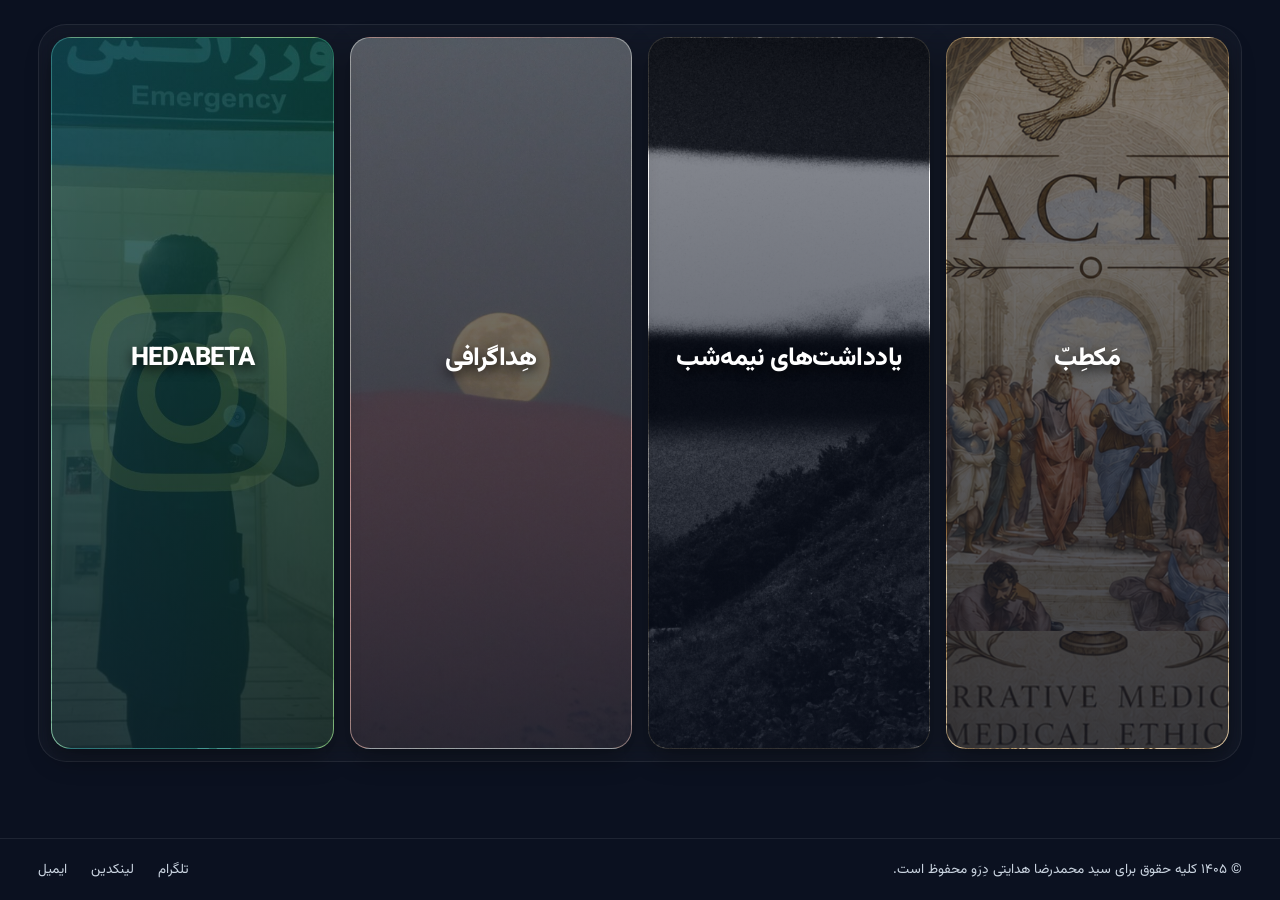
<file: intro.html>
<!DOCTYPE html>
<html lang="fa-IR" dir="rtl">
<head>
  <meta charset="UTF-8">
  <meta name="viewport" content="width=device-width, initial-scale=1.0">
  <title>HEDABETA | محمدرضا هدایتی دِرَو</title>
  <link rel="stylesheet" href="intro.css">
</head>
<body class="intro-body">

  <main class="landing-container" aria-label="محورهای چهارگانه وب‌سایت">
    <!-- کانال اول: مکطب -->
    <a href="macteb.html" class="channel-box" style="background-image: url('img/Macteb.png');">
      <div class="overlay"></div>
      <div class="content">
        <h2>مَکطِبّ</h2>
        <p>تلاقیِ طبابت و روایت:<br>از اخلاق و اندیشه‌ی زیسته‌ی ما</p>
      </div>
    </a>

    <!-- کانال دوم: یادداشت‌های نیمه‌شب -->
    <a href="midnight.html" class="channel-box" style="background-image: url('img/midnight.JPG');">
      <div class="overlay"></div>
      <div class="content">
        <h2>یادداشت‌های نیمه‌شب</h2>
        <p>نجواهای پرنور امید<br>در شب تاریک خودشناسی</p>
      </div>
    </a>

    <!-- کانال سوم: هداگرافی -->
    <a href="hedagraphy.html" class="channel-box" style="background-image: url('img/Hedagraphy.JPG');">
      <div class="overlay"></div>
      <div class="content">
        <h2>هِداگرافی</h2>
        <p>که هر دوی‌شان زمان را متوقف می‌کنند:<br>مرگ و عکس</p>
      </div>
    </a>

    <!-- کانال چهارم: وبلاگ اصلی / هدا بتا -->
    <a href="index.html" class="channel-box" style="background-image: url('img/Hedabeta.jpg');">
      <div class="overlay"></div>
      <div class="content">
        <h2>HEDABETA</h2>
        <p>شرحِ حالِ زیستن<br>از سفیدیِ قند تا روپوشِ سفید</p>
      </div>
    </a>
  </main>
 <footer class="intro-footer">
    <div class="intro-footer-content">
      <p>© ۱۴۰۵ کلیه حقوق برای سید محمدرضا هدایتی دِرَو محفوظ است.</p>
      <nav class="intro-footer-links" aria-label="شبکه‌های اجتماعی">
        <a href="https://t.me/Macteb" target="_blank" rel="noopener noreferrer">تلگرام</a>
        <a href="https://www.linkedin.com/in/drsmrhd/" target="_blank" rel="noopener noreferrer">لینکدین</a>
        <a href="mailto:contact@hedabeta.ir">ایمیل</a>
      </nav>
    </div>
  </footer>

</body>
</html>
</file>
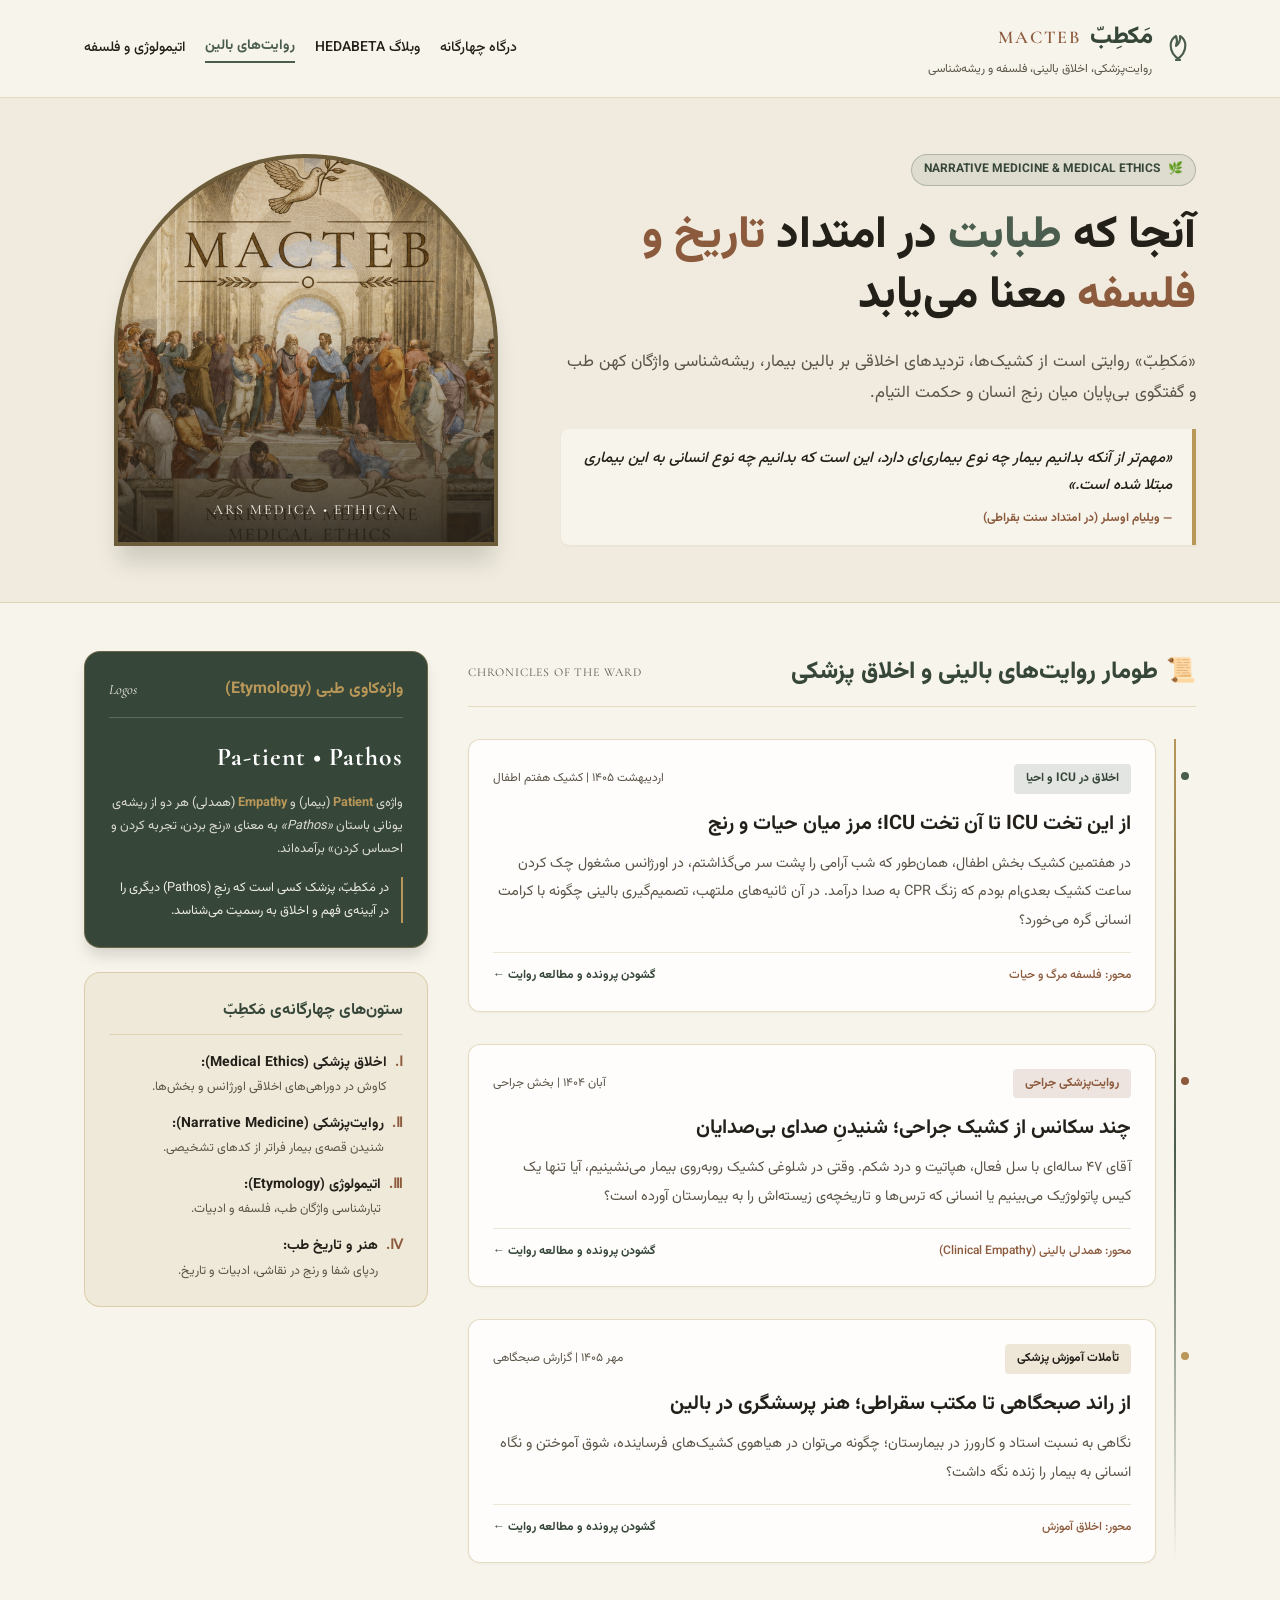
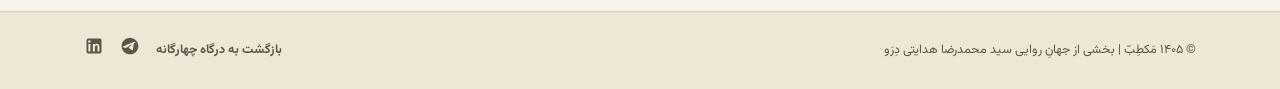
<file: macteb.html>
<!DOCTYPE html>
<html lang="fa-IR" dir="rtl">
<head>
  <meta charset="UTF-8">
  <meta name="viewport" content="width=device-width, initial-scale=1.0">
  <title>مَکطِبّ | تلاقی طبابت، روایت، اخلاق و اتیمولوژی</title>
  <link href="https://fonts.googleapis.com/css2?family=Cormorant+Garamond:ital,wght@0,600;0,700;1,600&family=Vazirmatn:wght@300;400;500;700;800&display=swap" rel="stylesheet">
  <link rel="stylesheet" href="macteb.css">
</head>
<body>

  <!-- نوار ناوبری کلاسیک آکادمیک -->
  <header class="macteb-header">
    <div class="macteb-container header-inner">
      <div class="brand-group">
        <!-- نشان برگ زیتون یونان باستان (SVG) -->
        <svg class="olive-icon" viewBox="0 0 24 24" fill="none" stroke="currentColor" stroke-width="1.6" aria-hidden="true">
          <path stroke-linecap="round" stroke-linejoin="round" d="M12 21c-4.5-2.5-7-6.5-7-11 0-3 1.5-5.5 4-7 1 2.5 1 5 0 7.5 2-1.5 3.5-4 3-7.5 2.5 1.5 4 4 4 7 0 4.5-2.5 8.5-7 11z"/>
        </svg>
        <div>
          <a href="macteb.html" class="brand-title">مَکطِبّ <span class="brand-latin">MACTEB</span></a>
          <p class="brand-subtitle">روایت‌پزشکی، اخلاق بالینی، فلسفه و ریشه‌شناسی</p>
        </div>
      </div>

      <nav class="macteb-nav" aria-label="ناوبری مکطب">
        <a href="intro.html" class="nav-item">درگاه چهارگانه</a>
        <a href="Hedabeta.html" class="nav-item">وبلاگ HEDABETA</a>
        <a href="#narratives" class="nav-item active">روایت‌های بالین</a>
        <a href="#etymology" class="nav-item">اتیمولوژی و فلسفه</a>
      </nav>
    </div>
  </header>

  <!-- بخش هرو با حس آگورا و مدرسه آتن -->
  <section class="hero-section">
    <div class="macteb-container hero-grid">
      
      <div class="hero-text-col">
        <div class="hero-badge">
          <span>🌿</span>
          <span>NARRATIVE MEDICINE &amp; MEDICAL ETHICS</span>
        </div>
        <h1 class="hero-heading">
          آنجا که <span class="text-olive">طبابت</span> در امتداد <span class="text-terracotta">تاریخ و فلسفه</span> معنا می‌یابد
        </h1>
        <p class="hero-description">
          «مَکطِبّ» روایتی است از کشیک‌ها، تردیدهای اخلاقی بر بالین بیمار، ریشه‌شناسی واژگان کهن طب و گفتگوی بی‌پایان میان رنج انسان و حکمت التیام.
        </p>

        <!-- نقل‌قول بقراط / اوسلر با استایل کتیبه‌ای -->
        <blockquote class="osler-quote">
          <p>
            «مهم‌تر از آنکه بدانیم بیمار چه نوع بیماری‌ای دارد، این است که بدانیم چه نوع انسانی به این بیماری مبتلا شده است.»
          </p>
          <footer>— ویلیام اوسلر (در امتداد سنت بقراطی)</footer>
        </blockquote>
      </div>

      <!-- قاب تصویر کلاسیک گنبدی مَکطِبّ -->
      <div class="hero-image-col">
        <div class="arch-frame">
          <img src="img/Macteb.png" alt="نگاره فلسفه و طبابت مَکطِبّ" class="arch-img">
          <div class="arch-overlay">
            <span class="arch-caption">Ars Medica &bull; Ethica</span>
          </div>
        </div>
      </div>

    </div>
  </section>

  <!-- محتوای اصلی دو ستونی: خط زمان روایت‌ها + ستون اتیمولوژی -->
  <main class="macteb-container main-grid">

    <!-- ستون روایت‌های بالینی در دل تاریخ (۸ ستون) -->
    <section id="narratives" class="narratives-col">
      <div class="section-header">
        <h2 class="section-title">
          <span>📜</span>
          <span>طومار روایت‌های بالینی و اخلاق پزشکی</span>
        </h2>
        <span class="section-latin">Chronicles of the Ward</span>
      </div>

      <div class="historical-timeline">

        <!-- پرونده بالینی ۱ -->
        <article class="case-card">
          <span class="timeline-dot dot-olive"></span>
          <header class="case-header">
            <span class="case-badge badge-olive">اخلاق در ICU و احیا</span>
            <time class="case-date">اردیبهشت ۱۴۰۵ | کشیک هفتم اطفال</time>
          </header>
          <h3 class="case-title">
            <a href="post.html?id=2">از این تخت ICU تا آن تخت ICU؛ مرز میان حیات و رنج</a>
          </h3>
          <p class="case-excerpt">
            در هفتمین کشیک بخش اطفال، همان‌طور که شب آرامی را پشت سر می‌گذاشتم، در اورژانس مشغول چک کردن ساعت کشیک بعدی‌ام بودم که زنگ CPR به صدا درآمد. در آن ثانیه‌های ملتهب، تصمیم‌گیری بالینی چگونه با کرامت انسانی گره می‌خورد؟
          </p>
          <div class="case-footer">
            <span class="case-axis">محور: فلسفه مرگ و حیات</span>
            <a href="post.html?id=2" class="case-link">گشودن پرونده و مطالعه روایت ←</a>
          </div>
        </article>

        <!-- پرونده بالینی ۲ -->
        <article class="case-card">
          <span class="timeline-dot dot-terracotta"></span>
          <header class="case-header">
            <span class="case-badge badge-terracotta">روایت‌پزشکی جراحی</span>
            <time class="case-date">آبان ۱۴۰۴ | بخش جراحی</time>
          </header>
          <h3 class="case-title">
            <a href="post.html?id=3">چند سکانس از کشیک جراحی؛ شنیدنِ صدای بی‌صدایان</a>
          </h3>
          <p class="case-excerpt">
            آقای ۴۷ ساله‌ای با سل فعال، هپاتیت و درد شکم. وقتی در شلوغی کشیک روبه‌روی بیمار می‌نشینیم، آیا تنها یک کیس پاتولوژیک می‌بینیم یا انسانی که ترس‌ها و تاریخچه‌ی زیسته‌اش را به بیمارستان آورده است؟
          </p>
          <div class="case-footer">
            <span class="case-axis">محور: همدلی بالینی (Clinical Empathy)</span>
            <a href="post.html?id=3" class="case-link">گشودن پرونده و مطالعه روایت ←</a>
          </div>
        </article>

        <!-- پرونده بالینی ۳ -->
        <article class="case-card">
          <span class="timeline-dot dot-gold"></span>
          <header class="case-header">
            <span class="case-badge badge-gold">تأملات آموزش پزشکی</span>
            <time class="case-date">مهر ۱۴۰۵ | گزارش صبحگاهی</time>
          </header>
          <h3 class="case-title">
            <a href="post.html?id=1">از راند صبحگاهی تا مکتب سقراطی؛ هنر پرسشگری در بالین</a>
          </h3>
          <p class="case-excerpt">
            نگاهی به نسبت استاد و کارورز در بیمارستان؛ چگونه می‌توان در هیاهوی کشیک‌های فرساینده، شوق آموختن و نگاه انسانی به بیمار را زنده نگه داشت؟
          </p>
          <div class="case-footer">
            <span class="case-axis">محور: اخلاق آموزش</span>
            <a href="post.html?id=1" class="case-link">گشودن پرونده و مطالعه روایت ←</a>
          </div>
        </article>

      </div>
    </section>

    <!-- ستون کناری: تالار اتیمولوژی و ستون‌های فکری (۴ ستون) -->
    <aside id="etymology" class="sidebar-col">

      <!-- کارت واژه‌کاوی و اتیمولوژی (Etymology Spotlight) -->
      <div class="etymology-card">
        <div class="etymology-header">
          <h3>واژه‌کاوی طبی (Etymology)</h3>
          <span class="logos-tag">Logos</span>
        </div>
        <div class="etymology-body">
          <p class="etymology-word">Pa-tient &bull; Pathos</p>
          <p class="etymology-text">
            واژه‌ی <strong>Patient</strong> (بیمار) و <strong>Empathy</strong> (همدلی) هر دو از ریشه‌ی یونانی باستان <em>«Pathos»</em> به معنای «رنج بردن، تجربه کردن و احساس کردن» برآمده‌اند.
          </p>
          <p class="etymology-note">
            در مَکطِبّ، پزشک کسی است که رنجِ (Pathos) دیگری را در آیینه‌ی فهم و اخلاق به رسمیت می‌شناسد.
          </p>
        </div>
      </div>

      <!-- چهار ستون رواق مَکطِبّ -->
      <div class="pillars-card">
        <h3 class="pillars-title">ستون‌های چهارگانه‌ی مَکطِبّ</h3>
        <ul class="pillars-list">
          <li>
            <span class="roman-num">Ⅰ.</span>
            <div>
              <strong>اخلاق پزشکی (Medical Ethics):</strong>
              <p>کاوش در دوراهی‌های اخلاقی اورژانس و بخش‌ها.</p>
            </div>
          </li>
          <li>
            <span class="roman-num">Ⅱ.</span>
            <div>
              <strong>روایت‌پزشکی (Narrative Medicine):</strong>
              <p>شنیدن قصه‌ی بیمار فراتر از کدهای تشخیصی.</p>
            </div>
          </li>
          <li>
            <span class="roman-num">Ⅲ.</span>
            <div>
              <strong>اتیمولوژی (Etymology):</strong>
              <p>تبارشناسی واژگان طب، فلسفه و ادبیات.</p>
            </div>
          </li>
          <li>
            <span class="roman-num">Ⅳ.</span>
            <div>
              <strong>هنر و تاریخ طب:</strong>
              <p>ردپای شفا و رنج در نقاشی، ادبیات و تاریخ.</p>
            </div>
          </li>
        </ul>
      </div>

    </aside>

  </main>

  <!-- فوتر مَکطِبّ با آیکون‌های SVG -->
  <footer class="macteb-footer">
    <div class="macteb-container footer-inner">
      <p>© ۱۴۰۵ مَکطِبّ | بخشی از جهانِ روایی سید محمدرضا هدایتی دِرَو</p>
      <div class="footer-links">
        <a href="intro.html" class="footer-back">بازگشت به درگاه چهارگانه</a>
        <a href="https://t.me/Macteb" target="_blank" rel="noopener noreferrer" class="social-icon" title="تلگرام مکطب">
          <svg width="20" height="20" viewBox="0 0 24 24" fill="currentColor"><path d="M12 2C6.48 2 2 6.48 2 12s4.48 10 10 10 10-4.48 10-10S17.52 2 12 2zm4.64 6.8c-.15 1.58-.8 5.42-1.13 7.19-.14.75-.42 1-.68 1.03-.58.05-1.02-.38-1.58-.75-.88-.58-1.38-.94-2.23-1.5-.99-.65-.35-1.01.22-1.59.15-.15 2.71-2.48 2.76-2.69.01-.03.01-.14-.07-.19-.08-.05-.19-.02-.27 0-.11.03-1.92 1.23-5.44 3.6-.51.35-.98.52-1.39.51-.46-.01-1.35-.26-2.01-.48-.81-.27-1.46-.42-1.4-.88.03-.24.37-.48 1.03-.74 4.04-1.76 6.74-2.92 8.09-3.48 3.85-1.6 4.64-1.88 5.17-1.89.11 0 .37.03.54.17.14.12.18.28.2.43.01.07.02.16.02.26z"/></svg>
        </a>
        <a href="https://www.linkedin.com/in/drsmrhd/" target="_blank" rel="noopener noreferrer" class="social-icon" title="لینکدین">
          <svg width="20" height="20" viewBox="0 0 24 24" fill="currentColor"><path d="M19 3a2 2 0 0 1 2 2v14a2 2 0 0 1-2 2H5a2 2 0 0 1-2-2V5a2 2 0 0 1 2-2h14m-.5 15.5v-5.3a3.26 3.26 0 0 0-3.16-3.8c-1.1 0-1.8.5-2.2 1.1v-1h-2.5v9h2.5v-4.9c0-1.2.3-2.4 1.7-2.4 1.4 0 1.4 1.4 1.4 2.5v4.9h2.5M6.5 8.1c.8 0 1.5-.7 1.5-1.5S7.3 5 6.5 5 5 5.7 5 6.5 5.7 8.1 6.5 8.1m-1.3 10.4h2.5v-9H5.2v9z"/></svg>
        </a>
      </div>
    </div>
  </footer>

</body>
</html>
</file>
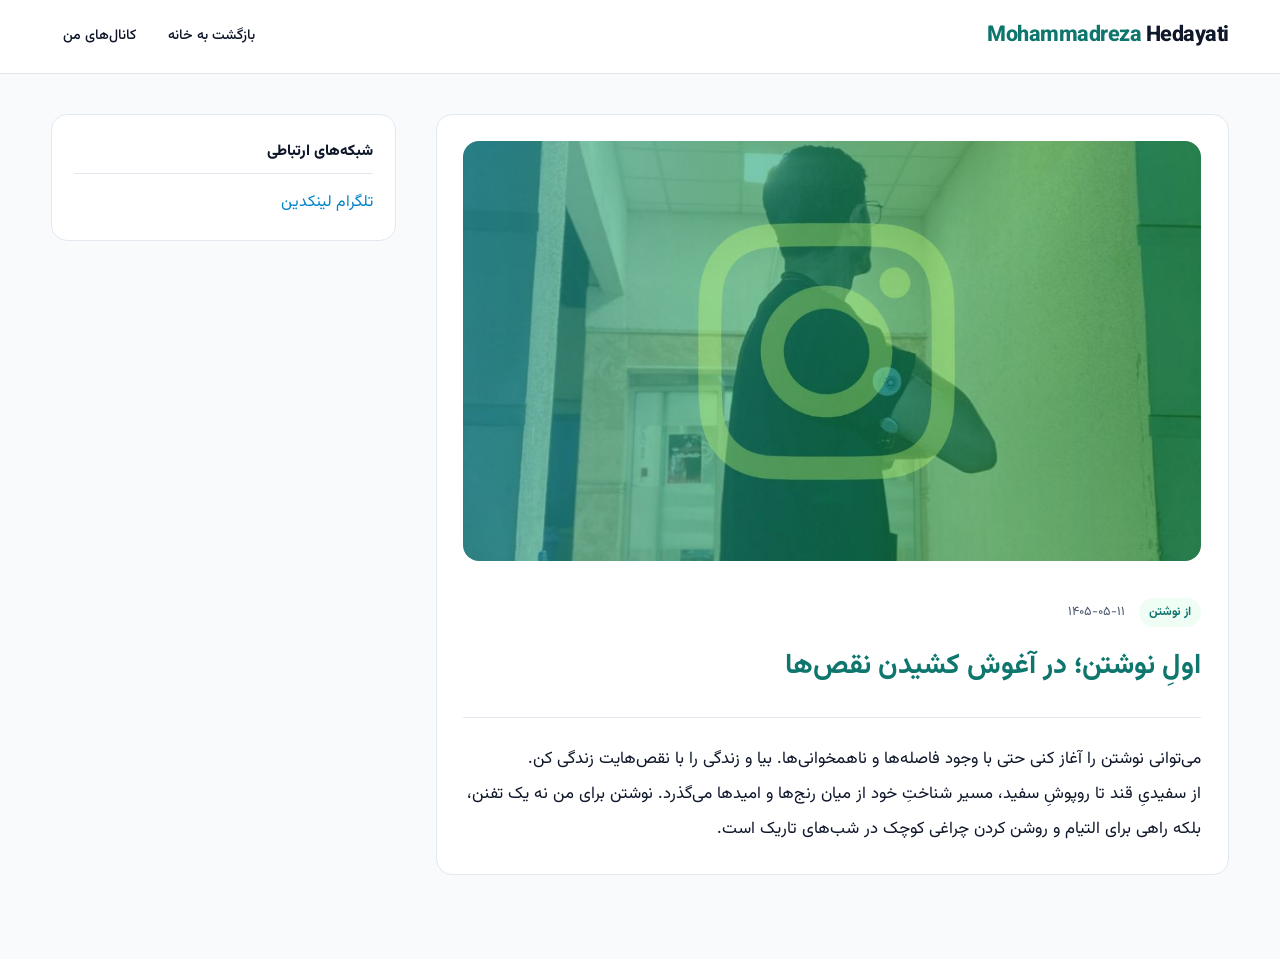
<file: post.html>
<!DOCTYPE html>
<html dir="rtl" lang="fa-IR">
<head>
  <meta charset="UTF-8">
  <meta name="viewport" content="width=device-width, initial-scale=1.0">
  <title>خواندن نوشتار - HEDA BETA</title>
  <link rel="stylesheet" href="index.css">
</head>
<body>

  <!-- هدر (مشابه صفحه اصلی) -->
  <header class="site-header">
    <div class="container header-container">
      <div class="brand">
        <a href="index.html" class="brand-title">Mohammadreza <span>Hedayati</span></a>
      </div>
      <nav class="site-nav">
        <a href="index.html" class="nav-link">بازگشت به خانه</a>
        <a href="intro.html" class="nav-link">کانال‌های من</a>
      </nav>
    </div>
  </header>

  <div class="container main-layout">
    <main class="content-area">
      <!-- محتوای این بخش توسط JS پر می‌شود -->
      <article id="single-post-container" class="post-card">
         <p style="text-align:center;">در حال بارگذاری یادداشت...</p>
      </article>
    </main>

    <!-- سایدبار (مشابه صفحه اصلی) -->
    <aside class="sidebar">
      <div class="widget">
        <h4 class="widget-title">شبکه‌های ارتباطی</h4>
        <div class="social-links">
          <a href="#" class="social-pill">تلگرام</a>
          <a href="https://www.linkedin.com/in/drsmrhd/" class="social-pill">لینکدین</a>
        </div>
      </div>
    </aside>
  </div>

  <script src="js/post.js"></script>
</body>
</html>
</file>
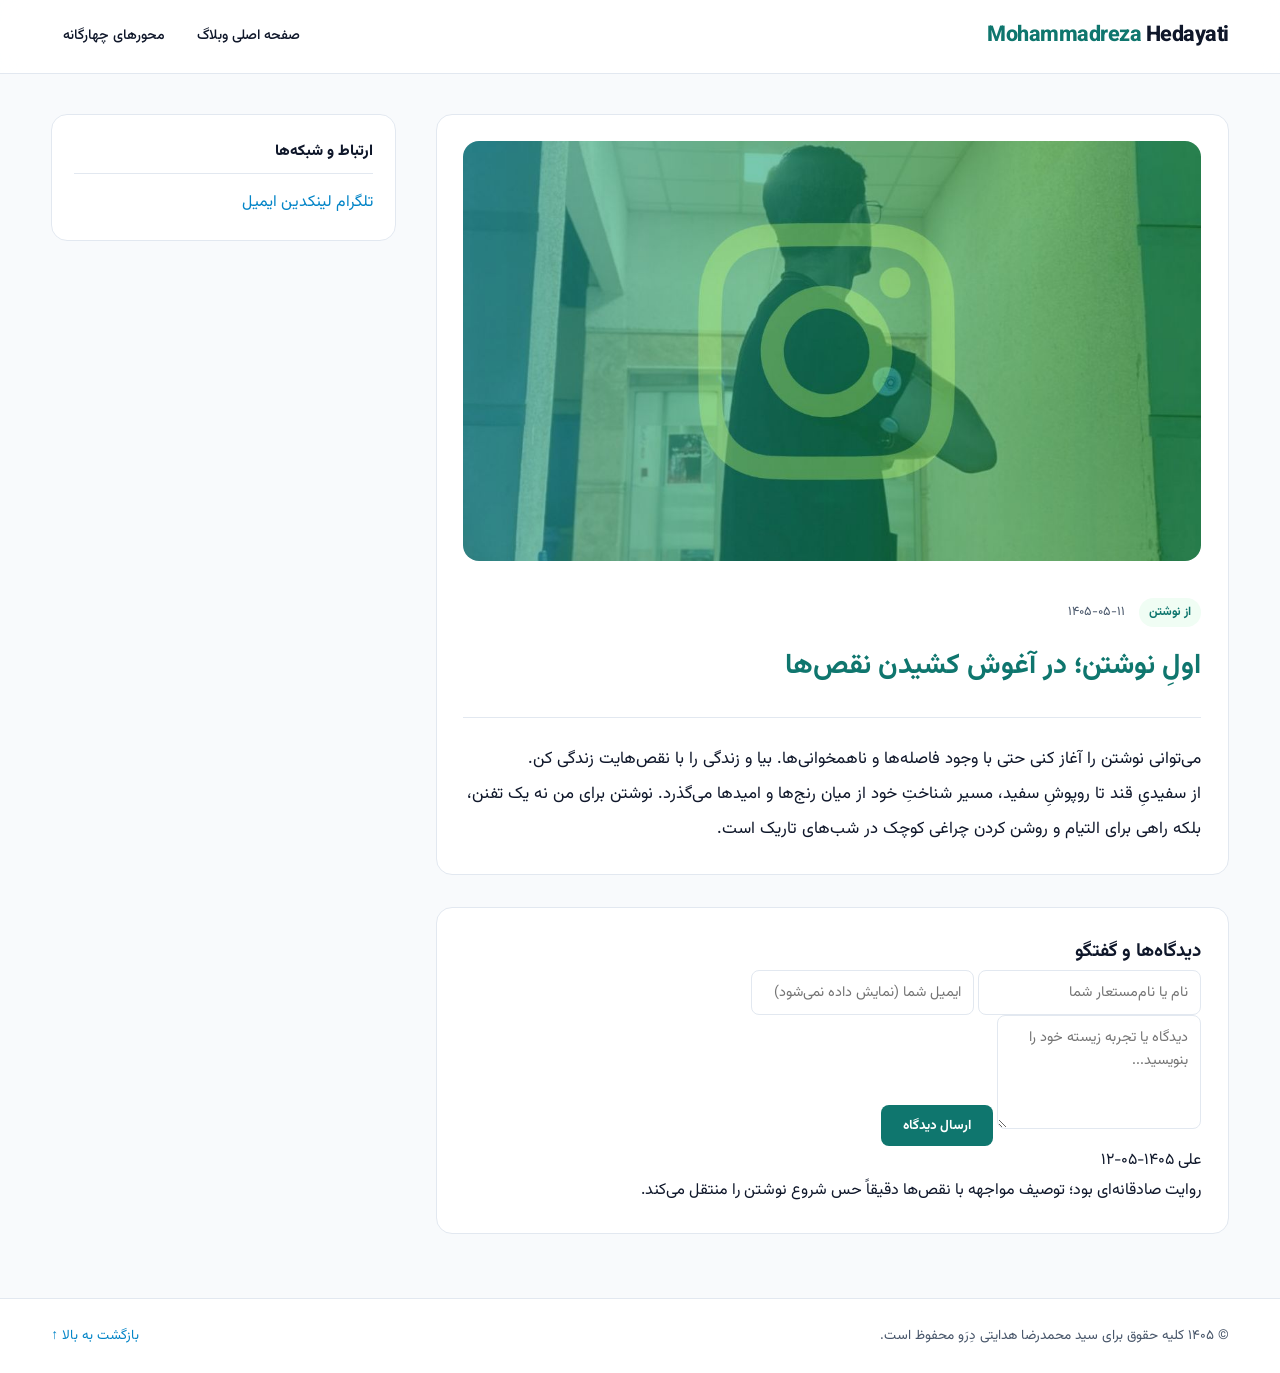
<file: post2.html>
<!DOCTYPE html>
<html dir="rtl" lang="fa-IR">
<head>
  <meta charset="UTF-8">
  <meta name="viewport" content="width=device-width, initial-scale=1.0">
  <title>یادداشت - HEDABETA</title>
  <link rel="stylesheet" href="index.css">
</head>
<body>

  <header class="site-header">
    <div class="container header-container">
      <div class="brand">
        <a href="index.html" class="brand-title">Mohammadreza <span>Hedayati</span></a>
      </div>
      <nav class="site-nav">
        <a href="index.html" class="nav-link">صفحه اصلی وبلاگ</a>
        <a href="intro.html" class="nav-link">محورهای چهارگانه</a>
      </nav>
    </div>
  </header>

  <div class="container main-layout">
    <main class="content-area">
      <!-- محتوای پست از طریق post.js پر می‌شود -->
      <article id="single-post-container" class="post-card">
        <p style="text-align: center; color: var(--text-muted);">در حال دریافت نوشتار...</p>
      </article>

      <!-- بخش نظرات و دیدگاه‌ها -->
      <section class="comments-section">
        <h3 class="comments-title">دیدگاه‌ها و گفتگو</h3>

        <!-- فرم ثبت دیدگاه -->
        <form class="comment-form" onsubmit="event.preventDefault(); submitComment();">
          <div class="form-row">
            <input type="text" id="comment-author" placeholder="نام یا نام‌مستعار شما" required class="input-field">
            <input type="email" id="comment-email" placeholder="ایمیل شما (نمایش داده نمی‌شود)" required class="input-field">
          </div>
          <textarea id="comment-text" rows="4" placeholder="دیدگاه یا تجربه زیسته خود را بنویسید..." required class="input-field textarea-field"></textarea>
          <button type="submit" class="btn-submit">ارسال دیدگاه</button>
        </form>

        <!-- فهرست دیدگاه‌های ثبت‌شده -->
        <div id="comments-list" class="comments-list">
          <div class="comment-item">
            <div class="comment-header">
              <span class="comment-author">علی</span>
              <time class="comment-date">۱۴۰۵-۰۵-۱۲</time>
            </div>
            <p class="comment-body">روایت صادقانه‌ای بود؛ توصیف مواجهه با نقص‌ها دقیقاً حس شروع نوشتن را منتقل می‌کند.</p>
          </div>
        </div>
      </section>
    </main>

    <!-- سایدبار -->
    <aside class="sidebar">
      <div class="widget">
        <h4 class="widget-title">ارتباط و شبکه‌ها</h4>
        <div class="social-links">
          <a href="https://t.me/your_telegram" class="social-pill">تلگرام</a>
          <a href="https://www.linkedin.com/in/drsmrhd/" class="social-pill">لینکدین</a>
          <a href="mailto:contact@hedabeta.ir" class="social-pill">ایمیل</a>
        </div>
      </div>
    </aside>
  </div>

  <footer class="site-footer">
    <div class="container footer-content">
      <p>© ۱۴۰۵ کلیه حقوق برای سید محمدرضا هدایتی دِرَو محفوظ است.</p>
      <a href="#" class="back-to-top">بازگشت به بالا ↑</a>
    </div>
  </footer>

  <script src="js/post.js"></script>
</body>
</html>
</file>
<file: index.css>
@import url('https://fonts.googleapis.com/css2?family=Vazirmatn:wght@300;400;500;600;700;800&display=swap');

@font-face {
  font-family: 'VazirmatnLocal';
  src: url('fonts/Vazirmatn-Regular.ttf') format('truetype');
  font-display: swap;
}

:root {
  --bg-color: #F8FAFC;
  --surface-color: #FFFFFF;
  --text-main: #0F172A;
  --text-muted: #475569;
  --accent-teal: #0F766E;
  --accent-hover: #115E59;
  --border-subtle: #E2E8F0;
  --link-color: #0284C7;
  --radius-sm: 8px;
  --radius-md: 16px;
}

* {
  box-sizing: border-box;
  margin: 0;
  padding: 0;
}

html {
  scroll-behavior: smooth;
}

body {
  font-family: "Vazirmatn", "VazirmatnLocal", Tahoma, sans-serif;
  background-color: var(--bg-color);
  color: var(--text-main);
  line-height: 1.9;
  font-size: 16px;
  overflow-x: hidden;
}

.skip-link {
  position: absolute;
  top: -100px;
  right: 1rem;
  background: var(--accent-teal);
  color: #fff;
  padding: 8px 16px;
  border-radius: var(--radius-sm);
  z-index: 100;
}

.skip-link:focus {
  top: 1rem;
}

a {
  color: var(--link-color);
  text-decoration: none;
  transition: all 0.2s ease;
}

.container {
  width: 92%;
  max-width: 1180px;
  margin: 0 auto;
}

/* --- هدر شیشه‌ای مینیمال --- */
.site-header {
  background-color: rgba(255, 255, 255, 0.88);
  backdrop-filter: blur(12px);
  border-bottom: 1px solid var(--border-subtle);
  padding: 1rem 0;
  position: sticky;
  top: 0;
  z-index: 30;
}

.header-container {
  display: flex;
  justify-content: space-between;
  align-items: center;
  flex-wrap: wrap;
  gap: 1rem;
}

.brand {
  display: flex;
  flex-direction: column;
}

.brand-title {
  font-size: 1.35rem;
  font-weight: 800;
  color: var(--accent-teal);
  letter-spacing: -0.5px;
}

.brand-title span {
  color: var(--text-main);
}

.brand-subtitle {
  font-size: 0.78rem;
  color: var(--text-muted);
}

.site-nav {
  display: flex;
  flex-wrap: wrap;
  gap: 0.5rem;
}

.nav-link {
  color: var(--text-main);
  font-size: 0.88rem;
  font-weight: 500;
  padding: 6px 12px;
  border-radius: 999px;
}

.nav-link:hover,
.nav-link.active {
  color: var(--accent-teal);
  background-color: #F0FDF4;
}

/* --- بنر ورودی مینیمال --- */
.blog-hero {
  position: relative;
  width: 100%;
  height: 44vh;
  min-height: 310px;
  background-image: url('img/Hedabeta1.jpg'), url('img/Hedabeta.jpg');
  background-size: cover;
  background-position: center;
  display: flex;
  align-items: center;
  justify-content: center;
  text-align: center;
}

.hero-overlay {
  position: absolute;
  inset: 0;
  background: linear-gradient(180deg, rgba(15, 23, 42, 0.55) 0%, rgba(15, 23, 42, 0.86) 100%);
}

.hero-content {
  position: relative;
  z-index: 2;
  color: #ffffff;
  padding: 0 1.5rem;
  max-width: 740px;
}

.hero-kicker {
  font-size: 0.72rem;
  letter-spacing: 0.2em;
  color: #5EEAD4;
  display: block;
  margin-bottom: 0.5rem;
  font-weight: 700;
}

.hero-content h1 {
  font-size: clamp(1.9rem, 3.5vw, 2.6rem);
  font-weight: 800;
  margin-bottom: 0.6rem;
}

.hero-content p {
  font-size: 1rem;
  color: #E2E8F0;
  margin-bottom: 1.5rem;
}

.hero-actions {
  display: flex;
  justify-content: center;
  gap: 0.85rem;
  flex-wrap: wrap;
}

.hero-scroll-btn {
  padding: 9px 22px;
  background: var(--accent-teal);
  color: #ffffff;
  border-radius: 999px;
  font-size: 0.88rem;
  font-weight: 600;
}

.hero-scroll-btn:hover {
  background: var(--accent-hover);
  color: #fff;
}

.hero-secondary-btn {
  padding: 9px 20px;
  background: rgba(255, 255, 255, 0.12);
  border: 1px solid rgba(255, 255, 255, 0.35);
  color: #ffffff;
  border-radius: 999px;
  font-size: 0.88rem;
}

/* --- نوار هاب ۴ کاناله (Vibe Code Bento Strip) --- */
.hub-strip {
  display: grid;
  grid-template-columns: repeat(4, 1fr);
  gap: 1rem;
  margin-top: -1.8rem;
  position: relative;
  z-index: 10;
}

.hub-card {
  background: var(--surface-color);
  border: 1px solid var(--border-subtle);
  border-radius: 14px;
  padding: 1rem 1.15rem;
  display: flex;
  align-items: center;
  gap: 0.85rem;
  box-shadow: 0 10px 25px rgba(15, 23, 42, 0.05);
  transition: transform 0.25s ease, box-shadow 0.25s ease, border-color 0.25s ease;
  color: var(--text-main);
}

.hub-card:hover {
  transform: translateY(-4px);
  box-shadow: 0 16px 32px rgba(15, 23, 42, 0.09);
  border-color: var(--accent-teal);
}

.hub-dot {
  width: 12px;
  height: 12px;
  border-radius: 50%;
  flex-shrink: 0;
}

.dot-olive { background: #4A5D4E; }
.dot-indigo { background: #6366F1; }
.dot-dark { background: #0F172A; }
.dot-blue { background: #005C9E; }

.hub-card strong {
  font-size: 0.92rem;
  display: block;
}

.hub-card p {
  font-size: 0.76rem;
  color: var(--text-muted);
}

.hub-arrow {
  margin-right: auto;
  font-size: 0.9rem;
  color: var(--text-muted);
}

/* --- چیدمان دو ستونی اصلی --- */
.main-layout {
  display: grid;
  grid-template-columns: minmax(0, 2.3fr) minmax(280px, 1fr);
  gap: 2.5rem;
  margin-top: 2.5rem;
  margin-bottom: 4rem;
  align-items: start;
}

/* --- کارت پیشگفتار --- */
.intro-card {
  background: var(--surface-color);
  border: 1px solid var(--border-subtle);
  border-radius: var(--radius-md);
  padding: 1.65rem;
  margin-bottom: 1.75rem;
  display: flex;
  align-items: center;
  gap: 1.5rem;
}

.profile-img {
  width: 96px;
  height: 96px;
  border-radius: 50%;
  object-fit: cover;
  border: 3px solid #F0FDF4;
  flex-shrink: 0;
}

.welcome-pill {
  display: inline-block;
  font-size: 0.72rem;
  font-weight: 700;
  background: #F0FDF4;
  color: var(--accent-teal);
  padding: 2px 10px;
  border-radius: 999px;
  margin-bottom: 0.35rem;
}

.intro-text h2 {
  font-size: 1.2rem;
  color: var(--text-main);
  margin-bottom: 0.4rem;
}

.intro-text p {
  font-size: 0.92rem;
  color: var(--text-muted);
  margin-bottom: 0.65rem;
}

.highlight-link {
  font-size: 0.88rem;
  font-weight: 700;
  color: var(--accent-teal);
}

/* --- نوار ابزار فیلتر پست‌ها --- */
.feed-toolbar {
  display: flex;
  justify-content: space-between;
  align-items: center;
  flex-wrap: wrap;
  gap: 0.75rem;
  margin-bottom: 1.25rem;
}

.feed-label {
  font-size: 1.05rem;
  font-weight: 800;
  color: var(--text-main);
}

.feed-filters {
  display: flex;
  flex-wrap: wrap;
  gap: 0.45rem;
}

.filter-chip {
  background: var(--surface-color);
  border: 1px solid var(--border-subtle);
  color: var(--text-muted);
  padding: 4px 12px;
  border-radius: 999px;
  font-family: inherit;
  font-size: 0.8rem;
  cursor: pointer;
  transition: all 0.2s;
}

.filter-chip.active,
.filter-chip:hover {
  background: var(--accent-teal);
  color: #ffffff;
  border-color: var(--accent-teal);
}

/* --- کارت‌های پست --- */
.post-card {
  background: var(--surface-color);
  border: 1px solid var(--border-subtle);
  border-radius: var(--radius-md);
  padding: 1.65rem;
  margin-bottom: 1.25rem;
  transition: transform 0.2s ease, box-shadow 0.2s ease, border-color 0.2s ease;
}

.post-card:hover {
  transform: translateY(-2px);
  box-shadow: 0 12px 28px rgba(15, 23, 42, 0.05);
  border-color: #CBD5E1;
}

.post-header {
  display: flex;
  align-items: center;
  gap: 0.9rem;
  margin-bottom: 0.75rem;
}

.post-avatar {
  width: 48px;
  height: 48px;
  border-radius: 50%;
  object-fit: cover;
  border: 2px solid var(--border-subtle);
}

.post-meta {
  display: flex;
  align-items: center;
  gap: 0.65rem;
  flex-wrap: wrap;
}

.post-category {
  font-size: 0.76rem;
  background-color: #F0FDF4;
  color: var(--accent-teal);
  padding: 3px 10px;
  border-radius: 999px;
  font-weight: 700;
}

.post-date {
  font-size: 0.8rem;
  color: var(--text-muted);
}

.post-title {
  font-size: 1.25rem;
  margin-bottom: 0.55rem;
}

.post-title a {
  color: var(--text-main);
}

.post-title a:hover {
  color: var(--accent-teal);
}

.post-excerpt {
  color: var(--text-muted);
  font-size: 0.94rem;
  margin-bottom: 1rem;
}

.post-footer {
  display: flex;
  justify-content: flex-end;
}

.read-more {
  font-size: 0.88rem;
  font-weight: 700;
  color: var(--accent-teal);
}

/* --- سایدبار و ویجت‌ها --- */
.sidebar {
  display: flex;
  flex-direction: column;
  gap: 1.25rem;
  position: sticky;
  top: 5rem;
}

.widget {
  background: var(--surface-color);
  border: 1px solid var(--border-subtle);
  border-radius: var(--radius-md);
  padding: 1.35rem;
}

.widget-title {
  display: block;
  font-size: 0.95rem;
  color: var(--text-main);
  margin-bottom: 0.85rem;
  border-bottom: 1px solid var(--border-subtle);
  padding-bottom: 0.5rem;
  font-weight: 800;
}

.widget-list {
  list-style: none;
}

.widget-list li {
  margin-bottom: 0.6rem;
  font-size: 0.88rem;
}

.widget-list a {
  color: var(--text-muted);
  display: flex;
  justify-content: space-between;
}

.widget-list a:hover {
  color: var(--accent-teal);
}

.search-input {
  width: 100%;
  padding: 9px 12px;
  border: 1px solid var(--border-subtle);
  border-radius: var(--radius-sm);
  font-family: inherit;
  font-size: 0.88rem;
  background: var(--bg-color);
}

.tags-cloud {
  display: flex;
  flex-wrap: wrap;
  gap: 0.45rem;
}

.tag-item {
  font-size: 0.78rem;
  background: var(--bg-color);
  color: var(--text-muted);
  padding: 4px 10px;
  border-radius: 6px;
  border: 1px solid var(--border-subtle);
}

.tag-item:hover {
  border-color: var(--accent-teal);
  color: var(--accent-teal);
}

/* --- صفحه‌بندی، خبرنامه، تک‌پست و فوتر --- */
.pagination {
  display: flex;
  gap: 0.5rem;
  margin: 2rem 0;
}

.page-current,
.page-link {
  padding: 6px 14px;
  border-radius: var(--radius-sm);
  font-size: 0.86rem;
}

.page-current {
  background: var(--accent-teal);
  color: #fff;
  font-weight: 700;
}

.page-link {
  border: 1px solid var(--border-subtle);
  background: var(--surface-color);
  color: var(--text-main);
}

.newsletter-card,
.comments-section {
  background: var(--surface-color);
  border: 1px solid var(--border-subtle);
  border-radius: var(--radius-md);
  padding: 1.65rem;
  margin-top: 2rem;
}

.newsletter-form {
  display: flex;
  flex-wrap: wrap;
  gap: 0.75rem;
  margin-top: 1rem;
}

.input-field {
  flex: 1 1 200px;
  padding: 10px 12px;
  border: 1px solid var(--border-subtle);
  border-radius: var(--radius-sm);
  font-family: inherit;
  font-size: 0.9rem;
}

.btn-submit {
  background: var(--accent-teal);
  color: #fff;
  border: none;
  padding: 10px 22px;
  border-radius: var(--radius-sm);
  font-family: inherit;
  font-weight: 700;
  cursor: pointer;
}

.post-cover-image {
  width: 100%;
  max-height: 420px;
  object-fit: cover;
  border-radius: var(--radius-md);
  margin-bottom: 1.5rem;
}

.post-full-title {
  font-size: 1.75rem;
  color: var(--accent-teal);
  margin: 0.8rem 0;
}

.post-full-content {
  font-size: 1.05rem;
  line-height: 2.1;
  margin-top: 1.5rem;
  border-top: 1px solid var(--border-subtle);
  padding-top: 1.5rem;
}

.site-footer {
  border-top: 1px solid var(--border-subtle);
  background: var(--surface-color);
  padding: 1.5rem 0;
  font-size: 0.85rem;
  color: var(--text-muted);
}

.footer-content {
  display: flex;
  justify-content: space-between;
  align-items: center;
  flex-wrap: wrap;
  gap: 1rem;
}

.footer-socials {
  display: flex;
  align-items: center;
  gap: 1rem;
}

.footer-socials a {
  color: var(--text-muted);
}

.footer-socials a:hover {
  color: var(--accent-teal);
}

@media (max-width: 920px) {
  .hub-strip {
    grid-template-columns: 1fr 1fr;
    margin-top: 1rem;
  }
  .main-layout {
    grid-template-columns: 1fr;
  }
  .sidebar {
    position: static;
  }
}

@media (max-width: 560px) {
  .hub-strip {
    grid-template-columns: 1fr;
  }
  .intro-card {
    flex-direction: column;
    text-align: center;
  }
}
</file>
<file: hedabeta.css>
:root {
  --db-blue: #005C9E;
  --db-blue-dark: #004477;
  --db-blue-light: #E0F2FE;
  --db-amber: #F59E0B;
  --db-amber-light: #FEF3C7;
  --hb-bg: #F8FAFC;
  --hb-surface: #FFFFFF;
  --hb-text: #0F172A;
  --hb-muted: #475569;
  --hb-border: #E2E8F0;
}

* {
  box-sizing: border-box;
  margin: 0;
  padding: 0;
}

html {
  scroll-behavior: smooth;
}

body {
  font-family: 'Vazirmatn', 'Inter', Tahoma, sans-serif;
  background-color: var(--hb-bg);
  color: var(--hb-text);
  line-height: 1.85;
}

.hb-container {
  max-width: 1180px;
  margin: 0 auto;
  padding: 0 1.25rem;
}

a {
  text-decoration: none;
  color: inherit;
}

/* --- هدر --- */
.hb-header {
  position: sticky;
  top: 0;
  z-index: 40;
  background: rgba(255, 255, 255, 0.95);
  backdrop-filter: blur(10px);
  border-bottom: 1px solid var(--hb-border);
}

.hb-header-inner {
  display: flex;
  justify-content: space-between;
  align-items: center;
  padding-top: 1rem;
  padding-bottom: 1rem;
  flex-wrap: wrap;
  gap: 1rem;
}

.hb-brand {
  display: flex;
  align-items: center;
  gap: 0.85rem;
}

/* حلقه آبی نماد جهانی دیابت */
.diabetes-circle {
  width: 2.2rem;
  height: 2.2rem;
  border-radius: 50%;
  border: 5px solid var(--db-blue);
  display: inline-block;
  flex-shrink: 0;
}

.hb-logo {
  font-size: 1.5rem;
  font-weight: 900;
  color: var(--db-blue);
  letter-spacing: -0.5px;
}

.hb-logo span {
  color: var(--db-amber);
}

.hb-tagline {
  font-size: 0.78rem;
  color: var(--hb-muted);
}

.hb-nav {
  display: flex;
  flex-wrap: wrap;
  gap: 1rem;
  font-size: 0.9rem;
  font-weight: 600;
}

.hb-nav-link {
  padding: 0.4rem 0.75rem;
  border-radius: 8px;
  color: var(--hb-text);
  transition: all 0.2s;
}

.hb-nav-link:hover,
.hb-nav-link.active {
  background-color: var(--db-blue-light);
  color: var(--db-blue);
}

/* --- بخش هرو --- */
.hb-hero {
  background: linear-gradient(135deg, #005C9E 0%, #003963 100%);
  color: #ffffff;
  padding: 4rem 0;
}

.hb-hero-grid {
  display: grid;
  grid-template-columns: 1.8fr 1fr;
  gap: 2.5rem;
  align-items: center;
}

.hb-pill {
  display: inline-block;
  background: rgba(255, 255, 255, 0.15);
  border: 1px solid rgba(255, 255, 255, 0.3);
  padding: 0.3rem 0.9rem;
  border-radius: 999px;
  font-size: 0.8rem;
  font-weight: 700;
  margin-bottom: 1rem;
}

.hb-hero-content h1 {
  font-size: clamp(1.7rem, 3vw, 2.4rem);
  font-weight: 900;
  line-height: 1.4;
  margin-bottom: 1rem;
}

.hb-hero-content p {
  font-size: 1rem;
  color: #E0F2FE;
  margin-bottom: 1.75rem;
}

.hb-hero-actions {
  display: flex;
  gap: 1rem;
  flex-wrap: wrap;
}

.btn-primary {
  background-color: var(--db-amber);
  color: #0F172A;
  font-weight: 800;
  padding: 0.7rem 1.5rem;
  border-radius: 10px;
  transition: transform 0.2s;
}

.btn-outline {
  border: 2px solid rgba(255, 255, 255, 0.6);
  color: #ffffff;
  font-weight: 700;
  padding: 0.7rem 1.5rem;
  border-radius: 10px;
}

.btn-primary:hover,
.btn-outline:hover {
  transform: translateY(-2px);
}

.hb-hero-card {
  background: rgba(255, 255, 255, 0.1);
  backdrop-filter: blur(8px);
  border: 1px solid rgba(255, 255, 255, 0.2);
  border-radius: 18px;
  padding: 1.5rem;
  text-align: center;
}

.hb-avatar-large {
  width: 130px;
  height: 130px;
  border-radius: 50%;
  object-fit: cover;
  border: 4px solid var(--db-amber);
  margin-bottom: 0.85rem;
}

.hb-hero-card-info h3 {
  font-size: 1.15rem;
  margin-bottom: 0.25rem;
}

.hb-hero-card-info p {
  font-size: 0.82rem;
  color: #BAE6FD;
}

/* --- کارت‌های آمار (Stats) --- */
.hb-stats-section {
  margin-top: -2rem;
  margin-bottom: 3rem;
  position: relative;
  z-index: 10;
}

.hb-stats-grid {
  display: grid;
  grid-template-columns: repeat(4, 1fr);
  gap: 1.25rem;
}

.hb-stat-box {
  background: var(--hb-surface);
  border-radius: 14px;
  padding: 1.5rem;
  box-shadow: 0 10px 25px rgba(15, 23, 42, 0.06);
  border-top: 4px solid var(--db-blue);
  display: flex;
  flex-direction: column;
  align-items: center;
  text-align: center;
}

.hb-stat-box.amber-accent {
  border-top-color: var(--db-amber);
}

.stat-icon {
  font-size: 1.6rem;
  margin-bottom: 0.4rem;
}

.stat-val {
  font-size: 1.65rem;
  font-weight: 900;
  color: var(--hb-text);
}

.stat-label {
  font-size: 0.82rem;
  color: var(--hb-muted);
}

/* --- بخش اصلی دو ستونی --- */
.hb-main-layout {
  display: grid;
  grid-template-columns: 2.3fr 1fr;
  gap: 2.25rem;
  margin-bottom: 4rem;
  align-items: start;
}

.hb-filter-bar {
  background: var(--hb-surface);
  border: 1px solid var(--hb-border);
  border-radius: 12px;
  padding: 1rem;
  margin-bottom: 1.5rem;
  display: flex;
  flex-wrap: wrap;
  justify-content: space-between;
  align-items: center;
  gap: 1rem;
}

.hb-tabs {
  display: flex;
  flex-wrap: wrap;
  gap: 0.5rem;
}

.hb-tab {
  background: var(--hb-bg);
  border: 1px solid var(--hb-border);
  padding: 0.45rem 0.9rem;
  border-radius: 8px;
  font-family: inherit;
  font-size: 0.85rem;
  font-weight: 600;
  cursor: pointer;
  color: var(--hb-muted);
}

.hb-tab.active {
  background: var(--db-blue);
  color: #ffffff;
  border-color: var(--db-blue);
}

.hb-search-input {
  padding: 0.5rem 0.9rem;
  border: 1px solid var(--hb-border);
  border-radius: 8px;
  font-family: inherit;
  font-size: 0.85rem;
  min-width: 220px;
}

/* --- کارت‌های پست هدا بتا --- */
.hb-posts-list {
  display: flex;
  flex-direction: column;
  gap: 1.25rem;
}

.hb-post-card {
  background: var(--hb-surface);
  border: 1px solid var(--hb-border);
  border-radius: 14px;
  padding: 1.35rem;
  display: grid;
  grid-template-columns: 140px 1fr;
  gap: 1.35rem;
  align-items: center;
  transition: box-shadow 0.2s, transform 0.2s;
}

.hb-post-card:hover {
  box-shadow: 0 12px 24px rgba(0, 92, 158, 0.08);
  transform: translateY(-2px);
}

.hb-post-thumb {
  width: 140px;
  height: 140px;
  border-radius: 10px;
  object-fit: cover;
}

.hb-post-meta {
  display: flex;
  align-items: center;
  gap: 0.75rem;
  font-size: 0.8rem;
  color: var(--hb-muted);
  margin-bottom: 0.5rem;
}

.hb-badge {
  padding: 2px 10px;
  border-radius: 6px;
  font-weight: 700;
}

.badge-blue {
  background: var(--db-blue-light);
  color: var(--db-blue);
}

.badge-amber {
  background: var(--db-amber-light);
  color: #B45309;
}

.hb-post-body h2 {
  font-size: 1.2rem;
  margin-bottom: 0.5rem;
  color: var(--hb-text);
}

.hb-post-body h2 a:hover {
  color: var(--db-blue);
}

.hb-post-body p {
  font-size: 0.9rem;
  color: var(--hb-muted);
  margin-bottom: 0.85rem;
}

.hb-read-more {
  font-size: 0.85rem;
  font-weight: 800;
  color: var(--db-blue);
}

/* --- بخش انگلیسی YLD --- */
.yld-hub {
  margin-top: 2.5rem;
  background: linear-gradient(180deg, #FFFFFF 0%, #F0F9FF 100%);
  border: 2px solid #BAE6FD;
  border-radius: 16px;
  padding: 2rem;
  font-family: 'Inter', 'Vazirmatn', sans-serif;
}

.yld-header {
  display: flex;
  justify-content: space-between;
  align-items: flex-start;
  margin-bottom: 1rem;
}

.yld-tag {
  font-size: 0.75rem;
  font-weight: 700;
  color: var(--db-blue);
  letter-spacing: 1px;
}

.yld-header h2 {
  font-size: 1.5rem;
  color: var(--hb-text);
}

.yld-badge {
  background: var(--db-blue);
  color: #fff;
  font-size: 0.75rem;
  font-weight: 700;
  padding: 4px 12px;
  border-radius: 999px;
}

.yld-intro {
  font-size: 0.95rem;
  color: var(--hb-muted);
  margin-bottom: 1.5rem;
}

.yld-cards-grid {
  display: grid;
  grid-template-columns: 1fr 1fr;
  gap: 1.25rem;
}

.yld-project-card {
  background: #ffffff;
  border: 1px solid var(--hb-border);
  border-radius: 12px;
  padding: 1.35rem;
}

.project-status {
  font-size: 0.72rem;
  font-weight: 700;
  color: #B45309;
  background: var(--db-amber-light);
  padding: 2px 8px;
  border-radius: 4px;
}

.yld-project-card h3 {
  font-size: 1.1rem;
  margin: 0.6rem 0;
}

.yld-project-card p {
  font-size: 0.85rem;
  color: var(--hb-muted);
  margin-bottom: 1rem;
}

.yld-link {
  font-size: 0.85rem;
  font-weight: 700;
  color: var(--db-blue);
}

/* --- سایدبار مسیر دیابت --- */
.hb-sidebar {
  display: flex;
  flex-direction: column;
  gap: 1.5rem;
}

.hb-widget {
  background: var(--hb-surface);
  border: 1px solid var(--hb-border);
  border-radius: 14px;
  padding: 1.5rem;
}

.hb-widget-title {
  font-size: 1.05rem;
  color: var(--db-blue);
  border-bottom: 2px solid var(--hb-bg);
  padding-bottom: 0.6rem;
  margin-bottom: 1rem;
}

.hb-journey-list {
  list-style: none;
  border-right: 2px solid var(--db-blue);
  padding-right: 1rem;
  display: flex;
  flex-direction: column;
  gap: 1.1rem;
}

.hb-journey-list li {
  position: relative;
}

.hb-journey-list li::before {
  content: '';
  position: absolute;
  right: -1.38rem;
  top: 0.45rem;
  width: 10px;
  height: 10px;
  border-radius: 50%;
  background: var(--db-amber);
}

.hb-journey-list strong {
  font-size: 0.9rem;
  display: block;
}

.hb-journey-list p {
  font-size: 0.8rem;
  color: var(--hb-muted);
}

.hb-cross-links {
  display: flex;
  flex-direction: column;
  gap: 0.65rem;
}

.hb-cross-links a {
  padding: 0.6rem 0.85rem;
  background: var(--hb-bg);
  border-radius: 8px;
  font-size: 0.88rem;
  font-weight: 600;
  transition: background 0.2s, color 0.2s;
}

.hb-cross-links a:hover {
  background: var(--db-blue-light);
  color: var(--db-blue);
}

/* --- فوتر --- */
.hb-footer {
  background: var(--hb-surface);
  border-top: 1px solid var(--hb-border);
  padding: 1.5rem 0;
  font-size: 0.85rem;
  color: var(--hb-muted);
}

.hb-footer-inner {
  display: flex;
  justify-content: space-between;
  align-items: center;
  flex-wrap: wrap;
  gap: 1rem;
}

.hb-social-icons {
  display: flex;
  gap: 1rem;
}

.hb-social-icons a:hover {
  color: var(--db-blue);
}

@media (max-width: 900px) {
  .hb-hero-grid,
  .hb-main-layout,
  .yld-cards-grid {
    grid-template-columns: 1fr;
  }
  .hb-stats-grid {
    grid-template-columns: 1fr 1fr;
  }
  .hb-post-card {
    grid-template-columns: 1fr;
  }
  .hb-post-thumb {
    width: 100%;
    height: 190px;
  }
}
</file>
<file: hedagraphy.css>
:root {
  --hg-dark: #0B0D10;
  --hg-surface: #14181F;
  --hg-white: #FFFFFF;
  --hg-muted: #A0AAB8;
  --hg-line: rgba(255, 255, 255, 0.35);
  --font-serif: 'Cormorant Garamond', Georgia, serif;
  --font-vazir: 'Vazirmatn', Tahoma, sans-serif;
}

* {
  box-sizing: border-box;
  margin: 0;
  padding: 0;
}

html {
  scroll-behavior: smooth;
}

body {
  background-color: var(--hg-dark);
  color: var(--hg-white);
  font-family: var(--font-vazir);
  line-height: 1.85;
  overflow-x: hidden;
}

a {
  text-decoration: none;
  color: inherit;
}

/* --- بخش هرو سینمایی --- */
.hg-hero {
  position: relative;
  height: 95vh;
  min-height: 620px;
  display: flex;
  flex-direction: column;
  justify-content: space-between;
  padding: 2rem 6%;
}

.hg-hero-bg {
  position: absolute;
  inset: 0;
  background-image: url('img/Hedagraphy.JPG');
  background-size: cover;
  background-position: center;
  filter: brightness(0.75) contrast(1.05);
  z-index: 0;
}

.hg-hero-gradient {
  position: absolute;
  inset: 0;
  background: linear-gradient(
    to bottom,
    rgba(11, 13, 16, 0.45) 0%,
    rgba(11, 13, 16, 0.25) 45%,
    rgba(11, 13, 16, 0.92) 88%,
    #0B0D10 100%
  );
  z-index: 1;
}

/* منوی بالای هرو */
.hg-topbar {
  position: relative;
  z-index: 3;
  display: flex;
  justify-content: space-between;
  align-items: center;
  font-size: 0.88rem;
  color: rgba(255, 255, 255, 0.85);
}

.hg-nav-links {
  display: flex;
  gap: 2.2rem;
}

.hg-nav-links a:hover {
  color: #ffffff;
}

.hg-top-tools {
  display: flex;
  align-items: center;
  gap: 1.25rem;
  font-size: 0.82rem;
}

/* تیتر وسط هرو */
.hg-hero-center {
  position: relative;
  z-index: 3;
  text-align: center;
  margin: auto 0;
}

.hg-display-title {
  font-family: var(--font-serif);
  font-size: clamp(2.4rem, 5.5vw, 4.4rem);
  font-weight: 400;
  letter-spacing: 0.12em;
  line-height: 1.18;
  color: #ffffff;
  margin-bottom: 1rem;
  text-transform: uppercase;
}

.hg-display-subtitle {
  font-size: 0.95rem;
  letter-spacing: 0.04em;
  color: rgba(255, 255, 255, 0.82);
}

/* نوار فیلتر افقی شیشه‌ای پایین هرو */
.hg-filter-strip {
  position: relative;
  z-index: 3;
  max-width: 860px;
  width: 100%;
  margin: 0 auto 1rem auto;
  background: rgba(255, 255, 255, 0.07);
  backdrop-filter: blur(12px);
  border: 1px solid rgba(255, 255, 255, 0.22);
  padding: 0.65rem 0.8rem 0.65rem 1.5rem;
  display: flex;
  justify-content: space-between;
  align-items: center;
  flex-wrap: wrap;
  gap: 1rem;
}

.hg-filter-item {
  font-size: 0.85rem;
  color: rgba(255, 255, 255, 0.85);
  display: flex;
  align-items: center;
  gap: 1.2rem;
}

.hg-filter-item span {
  color: rgba(255, 255, 255, 0.35);
}

.hg-search-btn {
  background: #ffffff;
  color: #0B0D10;
  font-weight: 700;
  font-size: 0.85rem;
  padding: 0.55rem 1.75rem;
  transition: background 0.2s;
}

.hg-search-btn:hover {
  background: #e2e8f0;
}

/* --- بخش‌های ادیتوریال (Editorial Split Sections) --- */
.hg-main {
  max-width: 1060px;
  margin: 0 auto;
  padding: 4rem 1.5rem;
}

.hg-editorial-row {
  display: grid;
  grid-template-columns: 1fr 1.15fr;
  gap: 4.5rem;
  align-items: center;
  margin-bottom: 7rem;
}

.hg-editorial-row.reverse-row {
  grid-template-columns: 1.15fr 1fr;
}

/* قاب تصویر با کادر خطی سفید آفست در پشت آن (مطابق عکس مرجع) */
.hg-framed-photo {
  position: relative;
  width: 100%;
  max-width: 360px;
  margin: 0 auto;
}

.hg-framed-photo img {
  position: relative;
  z-index: 2;
  width: 100%;
  height: 430px;
  object-fit: cover;
  display: block;
  box-shadow: 0 25px 50px rgba(0, 0, 0, 0.65);
  transition: opacity 0.25s ease;
}

/* کادر خطی سفید بیرون‌زده از بالا-چپ */
.frame-top-left::before {
  content: '';
  position: absolute;
  top: -22px;
  left: -22px;
  width: 75%;
  height: 85%;
  border: 1px solid rgba(255, 255, 255, 0.45);
  z-index: 1;
}

/* کادر خطی سفید بیرون‌زده از پایین-راست */
.frame-bottom-right::before {
  content: '';
  position: absolute;
  bottom: -22px;
  right: -22px;
  width: 75%;
  height: 85%;
  border: 1px solid rgba(255, 255, 255, 0.45);
  z-index: 1;
}

/* دکمه‌های دایره‌ای اسلایدر و نقطه‌ها */
.hg-slider-controls {
  max-width: 360px;
  margin: 1.5rem auto 0 auto;
  display: flex;
  flex-direction: column;
  align-items: center;
  gap: 1rem;
}

.hg-dots {
  display: flex;
  gap: 8px;
}

.hg-dots .dot {
  width: 6px;
  height: 6px;
  border-radius: 50%;
  background: rgba(255, 255, 255, 0.3);
}

.hg-dots .dot.active {
  background: #ffffff;
}

.hg-arrows {
  display: flex;
  gap: 2.5rem;
}

.circle-arrow {
  width: 42px;
  height: 42px;
  border-radius: 50%;
  background: transparent;
  border: 1px solid rgba(255, 255, 255, 0.3);
  color: rgba(255, 255, 255, 0.7);
  font-size: 1.3rem;
  cursor: pointer;
  display: flex;
  align-items: center;
  justify-content: center;
  transition: all 0.2s;
}

.circle-arrow.active-arrow,
.circle-arrow:hover {
  border-color: #ffffff;
  color: #ffffff;
  transform: scale(1.06);
}

/* ستون متون داستانی */
.hg-featured-box {
  display: inline-block;
  border: 1px solid rgba(255, 255, 255, 0.5);
  padding: 4px 16px;
  font-size: 0.72rem;
  letter-spacing: 0.15em;
  margin-bottom: 1.25rem;
}

.hg-editorial-heading {
  font-family: var(--font-serif), var(--font-vazir);
  font-size: clamp(2rem, 3.5vw, 2.8rem);
  font-weight: 600;
  line-height: 1.35;
  margin-bottom: 1.25rem;
}

.hg-subtitle-line {
  display: flex;
  align-items: center;
  gap: 1.25rem;
  margin-bottom: 1.25rem;
}

.hg-subtitle-line h3 {
  font-size: 0.95rem;
  font-weight: 700;
  color: #ffffff;
}

.line-decor {
  flex: 1;
  height: 1px;
  background: rgba(255, 255, 255, 0.45);
  min-width: 60px;
}

.hg-story-text {
  font-size: 0.9rem;
  color: var(--hg-muted);
  line-height: 2;
  margin-bottom: 1.75rem;
}

.hg-white-btn {
  display: inline-block;
  background: #ffffff;
  color: #0B0D10;
  font-size: 0.85rem;
  font-weight: 700;
  padding: 0.65rem 1.8rem;
  transition: transform 0.2s, background 0.2s;
}

.hg-white-btn:hover {
  background: #e2e8f0;
  transform: translateY(-2px);
}

/* --- بخش گالری تاریک‌خانه --- */
.hg-gallery-section {
  margin-top: 4rem;
}

.hg-gallery-header {
  text-align: center;
  margin-bottom: 2.5rem;
}

.hg-gallery-header h2 {
  font-size: 1.8rem;
  font-weight: 600;
}

.hg-masonry-grid {
  display: grid;
  grid-template-columns: repeat(3, 1fr);
  gap: 1.5rem;
}

.hg-gallery-item {
  position: relative;
  overflow: hidden;
  border: 1px solid rgba(255, 255, 255, 0.12);
  height: 320px;
}

.hg-gallery-item img {
  width: 100%;
  height: 100%;
  object-fit: cover;
  transition: transform 0.6s ease;
}

.hg-gallery-item:hover img {
  transform: scale(1.07);
}

.hg-exif-overlay {
  position: absolute;
  inset: 0;
  background: linear-gradient(to top, rgba(11, 13, 16, 0.9) 0%, transparent 60%);
  display: flex;
  flex-direction: column;
  justify-content: flex-end;
  padding: 1.25rem;
  opacity: 0;
  transition: opacity 0.35s ease;
}

.hg-gallery-item:hover .hg-exif-overlay {
  opacity: 1;
}

.hg-exif-overlay strong {
  font-size: 0.95rem;
}

.hg-exif-overlay span {
  font-size: 0.75rem;
  color: var(--hg-muted);
  direction: ltr;
}

/* --- فوتر کادربندی‌شده مطابق عکس مرجع --- */
.hg-footer-wrapper {
  padding: 2rem 6% 3rem 6%;
}

.hg-footer-box {
  border: 1px solid rgba(255, 255, 255, 0.35);
  padding: 0.9rem 1.75rem;
  display: flex;
  justify-content: space-between;
  align-items: center;
  flex-wrap: wrap;
  gap: 1rem;
  font-size: 0.8rem;
  color: rgba(255, 255, 255, 0.8);
}

.hg-footer-pill {
  background: #ffffff;
  color: #0B0D10;
  font-weight: 700;
  font-size: 0.78rem;
  padding: 0.45rem 1.6rem;
  border-radius: 999px;
  letter-spacing: 0.05em;
}

.hg-footer-socials {
  display: flex;
  align-items: center;
  gap: 0.85rem;
}

.hg-footer-socials a:hover {
  color: #ffffff;
}

@media (max-width: 860px) {
  .hg-editorial-row,
  .hg-editorial-row.reverse-row,
  .hg-masonry-grid {
    grid-template-columns: 1fr;
    gap: 2.5rem;
  }
  .hg-footer-box {
    flex-direction: column;
    text-align: center;
  }
}
</file>
<file: intro.css>
@import url('https://fonts.googleapis.com/css2?family=Vazirmatn:wght@300;400;500;700;900&display=swap');

@font-face {
  font-family: 'VazirmatnLocal';
  src: url('fonts/Vazirmatn-Regular.ttf') format('truetype');
  font-weight: normal;
  font-style: normal;
  font-display: swap;
}

* {
  margin: 0;
  padding: 0;
  box-sizing: border-box;
}

body.intro-body {
  font-family: "Vazirmatn", "VazirmatnLocal", Tahoma, sans-serif;
  min-height: 100vh;
  background-color: #0b1120;
  display: flex;
  flex-direction: column;
  justify-content: space-between;
  align-items: center;
  padding-top: 24px;
}

.landing-container {
  display: flex;
  width: 94vw;
  max-width: 1600px;
  height: 82vh;
  gap: 16px;
  padding: 12px;
  background: rgba(255, 255, 255, 0.03);
  border-radius: 28px;
  backdrop-filter: blur(10px);
  border: 1px solid rgba(255, 255, 255, 0.08);
}

.channel-box {
  flex: 1;
  position: relative;
  background-size: cover;
  background-position: center;
  text-decoration: none;
  border-radius: 20px;
  overflow: hidden;
  box-shadow: 0 10px 25px rgba(0, 0, 0, 0.4);
  display: flex;
  align-items: center;
  justify-content: center;
  cursor: pointer;
  border: 1px solid rgba(255, 255, 255, 0.12);
  transition: flex 0.6s cubic-bezier(0.25, 1, 0.5, 1), transform 0.4s ease, box-shadow 0.4s ease, border-color 0.4s ease;
}

.overlay {
  position: absolute;
  inset: 0;
  background: linear-gradient(180deg, rgba(11, 17, 32, 0.45) 0%, rgba(11, 17, 32, 0.78) 100%);
  transition: background 0.5s ease;
}

.content {
  position: relative;
  z-index: 2;
  text-align: center;
  color: #ffffff;
  padding: 0 1.2rem;
  transition: transform 0.5s ease;
}

.content h2 {
  font-size: clamp(1.4rem, 2vw, 2rem);
  font-weight: 800;
  margin-bottom: 12px;
  letter-spacing: -0.5px;
  text-shadow: 0 4px 12px rgba(0, 0, 0, 0.85);
}

.content p {
  font-size: 0.95rem;
  line-height: 1.85;
  color: #f1f5f9;
  opacity: 0;
  transform: translateY(16px);
  transition: opacity 0.4s ease, transform 0.4s cubic-bezier(0.25, 1, 0.5, 1);
  text-shadow: 0 2px 6px rgba(0, 0, 0, 0.8);
}

.channel-box:hover,
.channel-box:focus-visible {
  flex: 2.1;
  transform: translateY(-4px);
  box-shadow: 0 20px 40px rgba(0, 0, 0, 0.65);
  border-color: rgba(255, 255, 255, 0.45);
  outline: none;
}

.channel-box:focus-visible {
  box-shadow: 0 0 0 3px #38bdf8, 0 20px 40px rgba(0, 0, 0, 0.65);
}

.channel-box:hover .overlay,
.channel-box:focus-visible .overlay {
  background: linear-gradient(180deg, rgba(11, 17, 32, 0.15) 0%, rgba(11, 17, 32, 0.55) 100%);
}

.channel-box:hover .content,
.channel-box:focus-visible .content {
  transform: scale(1.04);
}

.channel-box:hover .content p,
.channel-box:focus-visible .content p {
  opacity: 1;
  transform: translateY(0);
}

.intro-footer {
  width: 100%;
  padding: 1.25rem 0;
  border-top: 1px solid rgba(255, 255, 255, 0.08);
  margin-top: 16px;
}

.intro-footer-content {
  width: 94vw;
  max-width: 1600px;
  margin: 0 auto;
  display: flex;
  justify-content: space-between;
  align-items: center;
  color: #cbd5e1;
  font-size: 0.85rem;
}

.intro-footer-links {
  display: flex;
  gap: 1.5rem;
}

.intro-footer-links a {
  color: #cbd5e1;
  text-decoration: none;
  transition: color 0.2s;
}

.intro-footer-links a:hover,
.intro-footer-links a:focus-visible {
  color: #38bdf8;
  text-decoration: underline;
}

@media (max-width: 820px) {
  .landing-container {
    flex-direction: column;
    height: auto;
    min-height: 84vh;
  }
  .channel-box {
    min-height: 165px;
  }
  .channel-box .content p {
    opacity: 1;
    transform: translateY(0);
  }
  .channel-box:hover {
    flex: 1.4;
    transform: none;
  }
  .intro-footer-content {
    flex-direction: column;
    gap: 0.8rem;
    text-align: center;
  }
}
</file>
<file: macteb.css>
@font-face {
  font-family: 'Vazirmatn';
  src: url('fonts/Vazirmatn-Regular.ttf') format('truetype');
  font-display: swap;
}

:root {
  --parchment: #F7F4EB;
  --parchment-dark: #EDE7D5;
  --olive: #4A5D4E;
  --olive-dark: #364639;
  --terracotta: #8C5A3C;
  --ancient-gold: #B89758;
  --ink: #23201A;
  --ink-muted: #5C5649;
  --font-vazir: 'Vazirmatn', Tahoma, sans-serif;
  --font-classical: 'Cormorant Garamond', Georgia, serif;
}

* {
  box-sizing: border-box;
  margin: 0;
  padding: 0;
}

html {
  scroll-behavior: smooth;
}

body {
  background-color: var(--parchment);
  color: var(--ink);
  font-family: var(--font-vazir);
  min-height: 100vh;
  display: flex;
  flex-direction: column;
  line-height: 1.8;
}

::selection {
  background-color: var(--olive);
  color: #ffffff;
}

a {
  text-decoration: none;
  color: inherit;
  transition: color 0.2s ease;
}

.macteb-container {
  max-width: 1152px;
  margin: 0 auto;
  padding: 0 1.25rem;
  width: 100%;
}

/* --- نوار ناوبری (Header) --- */
.macteb-header {
  position: sticky;
  top: 0;
  z-index: 30;
  background-color: rgba(247, 244, 235, 0.95);
  backdrop-filter: blur(12px);
  border-bottom: 1px solid rgba(184, 151, 88, 0.3);
}

.header-inner {
  padding-top: 1rem;
  padding-bottom: 1rem;
  display: flex;
  flex-wrap: wrap;
  justify-content: space-between;
  align-items: center;
  gap: 1rem;
}

.brand-group {
  display: flex;
  align-items: center;
  gap: 0.75rem;
}

.olive-icon {
  width: 2rem;
  height: 2rem;
  color: var(--olive);
}

.brand-title {
  font-size: 1.5rem;
  font-weight: 800;
  color: var(--olive-dark);
  letter-spacing: -0.025em;
}

.brand-latin {
  font-family: var(--font-classical);
  font-size: 1.125rem;
  font-weight: 600;
  color: var(--terracotta);
  letter-spacing: 0.1em;
  margin-right: 0.25rem;
}

.brand-subtitle {
  font-size: 0.75rem;
  color: var(--ink-muted);
}

.macteb-nav {
  display: flex;
  flex-wrap: wrap;
  align-items: center;
  gap: 1.25rem;
  font-size: 0.875rem;
  font-weight: 500;
}

.nav-item:hover {
  color: var(--terracotta);
}

.nav-item.active {
  color: var(--olive);
  font-weight: 700;
  border-bottom: 2px solid var(--olive);
  padding-bottom: 2px;
}

/* --- بخش هرو (Hero Section) --- */
.hero-section {
  position: relative;
  border-bottom: 1px solid rgba(184, 151, 88, 0.3);
  background-color: rgba(237, 231, 213, 0.6);
  overflow: hidden;
}

.hero-grid {
  padding-top: 3.5rem;
  padding-bottom: 3.5rem;
  display: grid;
  grid-template-columns: repeat(12, minmax(0, 1fr));
  gap: 2rem;
  align-items: center;
}

.hero-text-col {
  grid-column: span 7 / span 7;
  display: flex;
  flex-direction: column;
  gap: 1.25rem;
}

.hero-badge {
  display: inline-flex;
  align-items: center;
  gap: 0.5rem;
  align-self: flex-start;
  padding: 0.25rem 0.75rem;
  border-radius: 9999px;
  background-color: rgba(74, 93, 78, 0.1);
  border: 1px solid rgba(74, 93, 78, 0.3);
  color: var(--olive-dark);
  font-size: 0.75rem;
  font-weight: 700;
}

.hero-heading {
  font-size: clamp(1.875rem, 3.5vw, 2.85rem);
  font-weight: 800;
  color: var(--ink);
  line-height: 1.35;
}

.text-olive { color: var(--olive); }
.text-terracotta { color: var(--terracotta); }

.hero-description {
  font-size: 1.05rem;
  color: var(--ink-muted);
  line-height: 1.85;
}

.osler-quote {
  padding: 1rem 1.25rem;
  background-color: var(--parchment);
  border-right: 4px solid var(--ancient-gold);
  border-radius: 0.5rem 0 0 0.5rem;
  box-shadow: 0 1px 3px rgba(0, 0, 0, 0.05);
}

.osler-quote p {
  font-size: 0.95rem;
  font-style: italic;
  font-weight: 500;
  color: var(--ink);
}

.osler-quote footer {
  margin-top: 0.5rem;
  font-size: 0.75rem;
  font-weight: 700;
  color: var(--terracotta);
}

/* قاب گنبدی تصویر مَکطِبّ */
.hero-image-col {
  grid-column: span 5 / span 5;
  display: flex;
  justify-content: center;
}

.arch-frame {
  position: relative;
  width: 100%;
  max-width: 24rem;
  border-radius: 9999px 9999px 0 0;
  overflow: hidden;
  border: 4px solid rgba(184, 151, 88, 0.5);
  box-shadow: 0 20px 25px -5px rgba(0, 0, 0, 0.15);
  background-color: var(--ink);
}

.arch-img {
  width: 100%;
  height: 24rem;
  object-fit: cover;
  opacity: 0.95;
  transition: transform 0.7s ease;
  display: block;
}

.arch-frame:hover .arch-img {
  transform: scale(1.05);
}

.arch-overlay {
  position: absolute;
  inset: 0;
  background: linear-gradient(to top, rgba(35, 32, 26, 0.85), transparent 60%);
  display: flex;
  align-items: flex-end;
  justify-content: center;
  padding: 1.25rem;
  pointer-events: none;
}

.arch-caption {
  font-family: var(--font-classical);
  color: var(--parchment);
  letter-spacing: 0.15em;
  font-size: 0.875rem;
  text-transform: uppercase;
}

/* --- چیدمان اصلی دو ستونی (Main Grid) --- */
.main-grid {
  padding-top: 3rem;
  padding-bottom: 3rem;
  display: grid;
  grid-template-columns: repeat(12, minmax(0, 1fr));
  gap: 2.5rem;
  flex-grow: 1;
}

.narratives-col {
  grid-column: span 8 / span 8;
}

.sidebar-col {
  grid-column: span 4 / span 4;
  display: flex;
  flex-direction: column;
  gap: 1.5rem;
}

.section-header {
  display: flex;
  align-items: center;
  justify-content: space-between;
  margin-bottom: 2rem;
  padding-bottom: 0.75rem;
  border-bottom: 1px solid rgba(184, 151, 88, 0.3);
}

.section-title {
  font-size: 1.5rem;
  font-weight: 800;
  color: var(--olive-dark);
  display: flex;
  align-items: center;
  gap: 0.5rem;
}

.section-latin {
  font-family: var(--font-classical);
  font-size: 0.75rem;
  color: var(--ink-muted);
  text-transform: uppercase;
  letter-spacing: 0.08em;
}

/* خط زمان تاریخی کنار پست‌ها */
.historical-timeline {
  position: relative;
  padding-right: 2.5rem;
  display: flex;
  flex-direction: column;
  gap: 2rem;
}

.historical-timeline::before {
  content: '';
  position: absolute;
  top: 0;
  bottom: 0;
  right: 1.25rem;
  width: 2px;
  background: linear-gradient(to bottom, var(--ancient-gold), var(--olive), transparent);
}

.case-card {
  position: relative;
  background-color: rgba(255, 255, 255, 0.82);
  border: 1px solid rgba(184, 151, 88, 0.35);
  border-radius: 0.75rem;
  padding: 1.5rem;
  box-shadow: 0 1px 3px rgba(0, 0, 0, 0.04);
  transition: box-shadow 0.25s ease, transform 0.25s ease;
}

.case-card:hover {
  box-shadow: 0 10px 20px -5px rgba(35, 32, 26, 0.08);
  transform: translateY(-2px);
}

.timeline-dot {
  position: absolute;
  right: -2.35rem;
  top: 1.75rem;
  width: 1rem;
  height: 1rem;
  border-radius: 9999px;
  border: 4px solid var(--parchment);
}

.dot-olive { background-color: var(--olive); }
.dot-terracotta { background-color: var(--terracotta); }
.dot-gold { background-color: var(--ancient-gold); }

.case-header {
  display: flex;
  flex-wrap: wrap;
  align-items: center;
  justify-content: space-between;
  gap: 0.5rem;
  margin-bottom: 0.75rem;
}

.case-badge {
  font-size: 0.75rem;
  font-weight: 700;
  padding: 0.25rem 0.75rem;
  border-radius: 0.25rem;
}

.badge-olive {
  background-color: rgba(74, 93, 78, 0.15);
  color: var(--olive-dark);
}

.badge-terracotta {
  background-color: rgba(140, 90, 60, 0.15);
  color: var(--terracotta);
}

.badge-gold {
  background-color: rgba(184, 151, 88, 0.22);
  color: var(--ink);
}

.case-date {
  font-size: 0.75rem;
  color: var(--ink-muted);
}

.case-title {
  font-size: 1.25rem;
  font-weight: 700;
  color: var(--ink);
  margin-bottom: 0.5rem;
}

.case-title a:hover {
  color: var(--terracotta);
}

.case-excerpt {
  font-size: 0.9rem;
  color: var(--ink-muted);
  line-height: 2;
  margin-bottom: 1rem;
}

.case-footer {
  display: flex;
  align-items: center;
  justify-content: space-between;
  padding-top: 0.75rem;
  border-top: 1px solid var(--parchment-dark);
  font-size: 0.75rem;
}

.case-axis {
  color: var(--terracotta);
  font-weight: 500;
}

.case-link {
  font-weight: 700;
  color: var(--olive-dark);
}

.case-link:hover {
  color: var(--terracotta);
}

/* --- کارت‌های سایدبار (Etymology & Pillars) --- */
.etymology-card {
  background-color: var(--olive-dark);
  color: var(--parchment);
  border-radius: 1rem;
  padding: 1.5rem;
  box-shadow: 0 10px 15px -3px rgba(0, 0, 0, 0.15);
  border: 1px solid rgba(184, 151, 88, 0.4);
}

.etymology-header {
  display: flex;
  align-items: center;
  justify-content: space-between;
  border-bottom: 1px solid rgba(247, 244, 235, 0.2);
  padding-bottom: 0.75rem;
  margin-bottom: 1rem;
}

.etymology-header h3 {
  font-size: 1rem;
  font-weight: 700;
  color: var(--ancient-gold);
}

.logos-tag {
  font-family: var(--font-classical);
  font-style: italic;
  font-size: 0.9rem;
}

.etymology-body {
  display: flex;
  flex-direction: column;
  gap: 0.75rem;
}

.etymology-word {
  font-family: var(--font-classical);
  font-size: 1.6rem;
  font-weight: 700;
  color: #ffffff;
  letter-spacing: 0.04em;
}

.etymology-text {
  font-size: 0.8rem;
  color: rgba(247, 244, 235, 0.85);
  line-height: 1.8;
}

.etymology-text strong {
  color: var(--ancient-gold);
}

.etymology-note {
  font-size: 0.8rem;
  color: rgba(247, 244, 235, 0.95);
  line-height: 1.8;
  border-right: 2px solid var(--ancient-gold);
  padding-right: 0.75rem;
  margin-top: 0.25rem;
}

.pillars-card {
  background-color: rgba(237, 231, 213, 0.8);
  border: 1px solid rgba(184, 151, 88, 0.35);
  border-radius: 1rem;
  padding: 1.5rem;
}

.pillars-title {
  font-size: 1rem;
  font-weight: 700;
  color: var(--olive-dark);
  margin-bottom: 1rem;
  padding-bottom: 0.5rem;
  border-bottom: 1px solid rgba(184, 151, 88, 0.3);
}

.pillars-list {
  list-style: none;
  display: flex;
  flex-direction: column;
  gap: 0.85rem;
  font-size: 0.875rem;
}

.pillars-list li {
  display: flex;
  align-items: flex-start;
  gap: 0.5rem;
}

.roman-num {
  color: var(--terracotta);
  font-weight: 700;
}

.pillars-list strong {
  color: var(--ink);
  display: block;
}

.pillars-list p {
  font-size: 0.78rem;
  color: var(--ink-muted);
}

/* --- فوتر --- */
.macteb-footer {
  background-color: var(--parchment-dark);
  border-top: 1px solid rgba(184, 151, 88, 0.3);
  padding: 1.5rem 0;
  font-size: 0.78rem;
  color: var(--ink-muted);
}

.footer-inner {
  display: flex;
  flex-wrap: wrap;
  justify-content: space-between;
  align-items: center;
  gap: 1rem;
}

.footer-links {
  display: flex;
  align-items: center;
  gap: 1rem;
}

.footer-back {
  font-weight: 700;
}

.footer-back:hover,
.social-icon:hover {
  color: var(--olive-dark);
}

/* --- واکنش‌گرایی برای تبلت و موبایل --- */
@media (max-width: 960px) {
  .hero-text-col,
  .hero-image-col,
  .narratives-col,
  .sidebar-col {
    grid-column: span 12 / span 12;
  }
}
</file>
